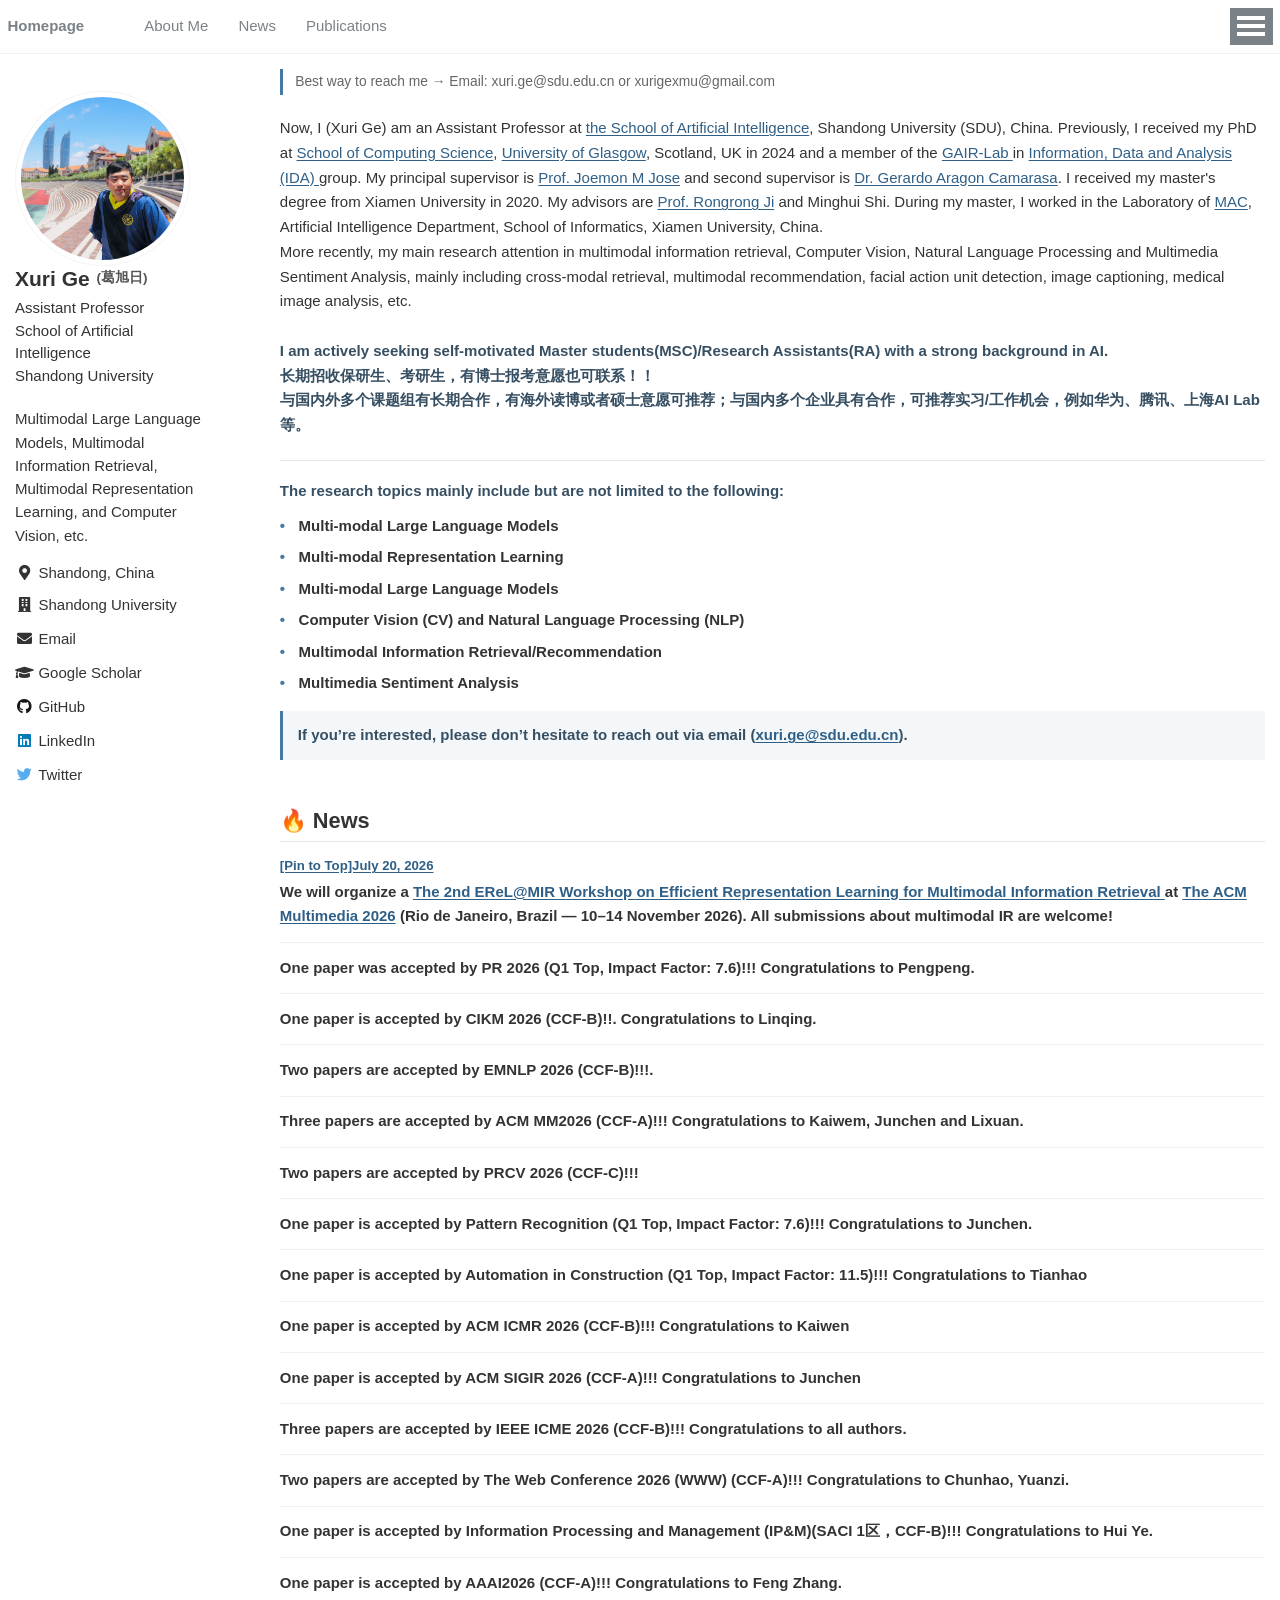
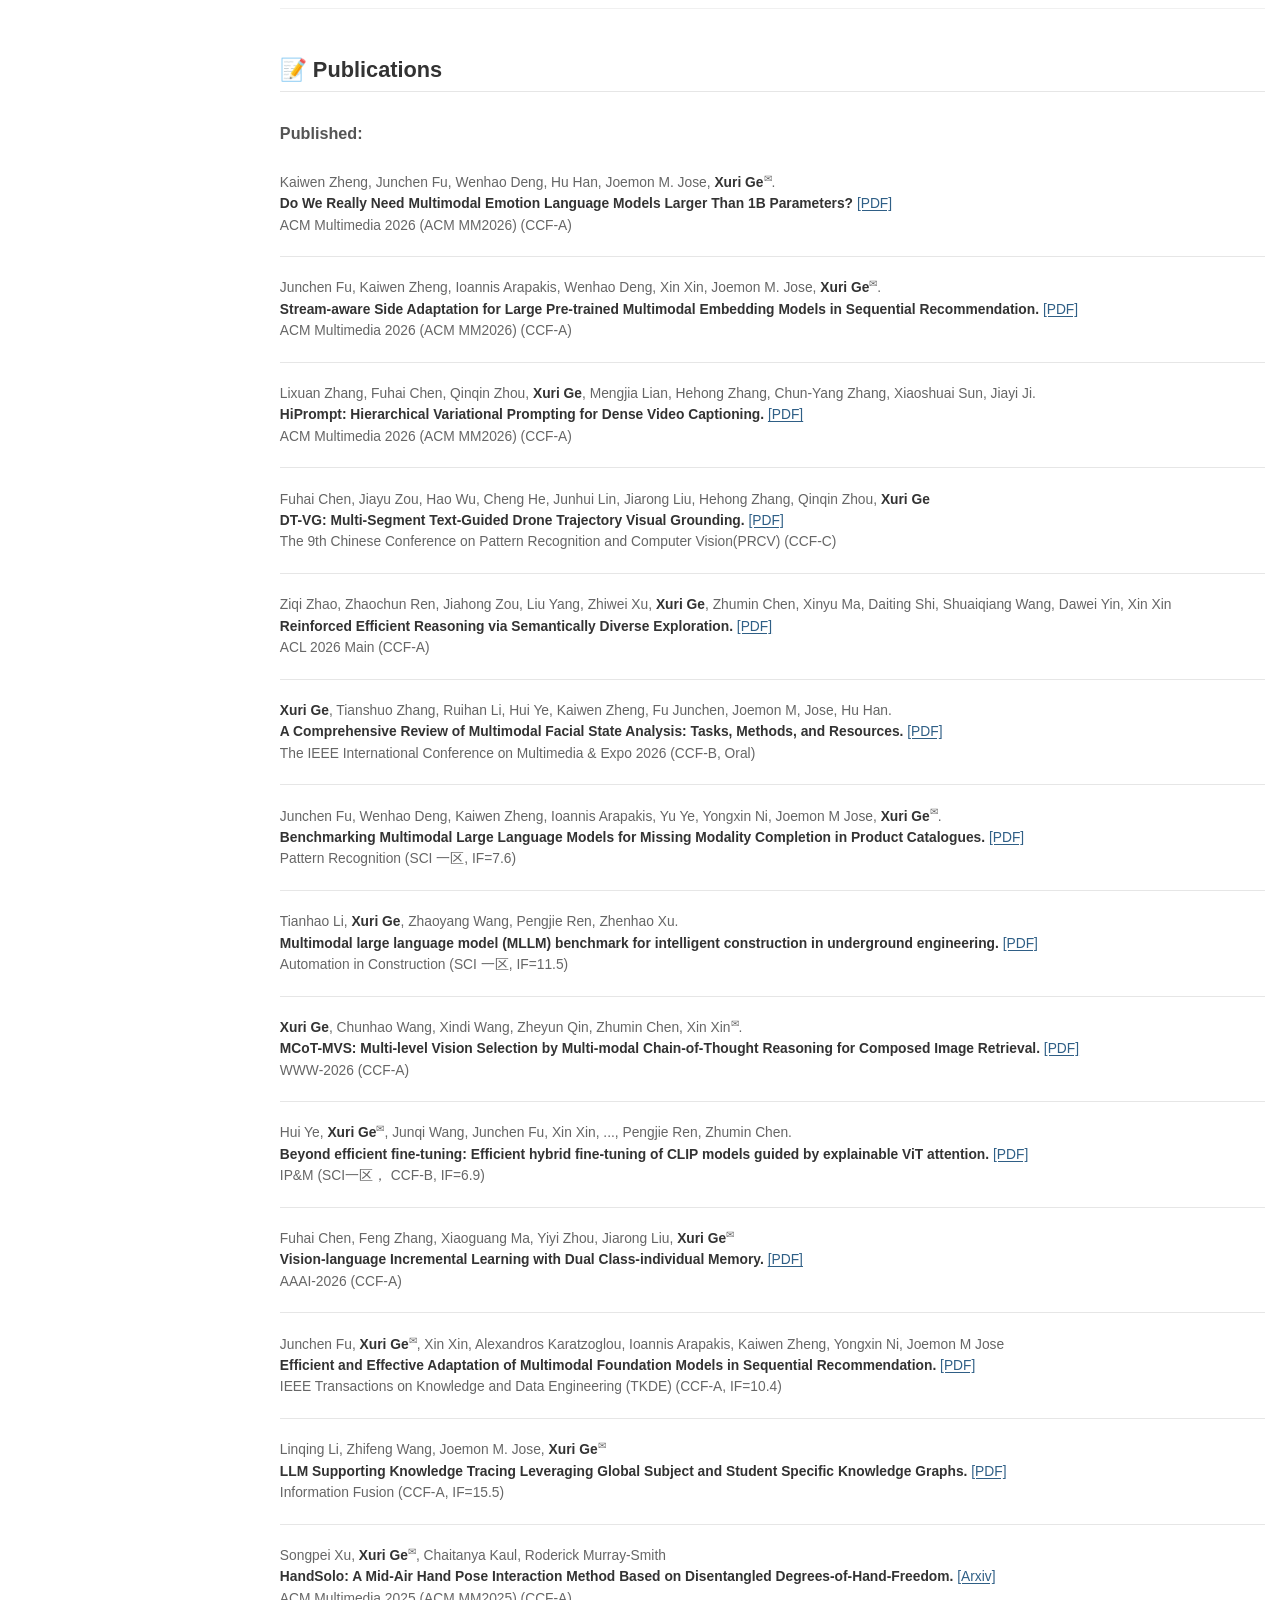
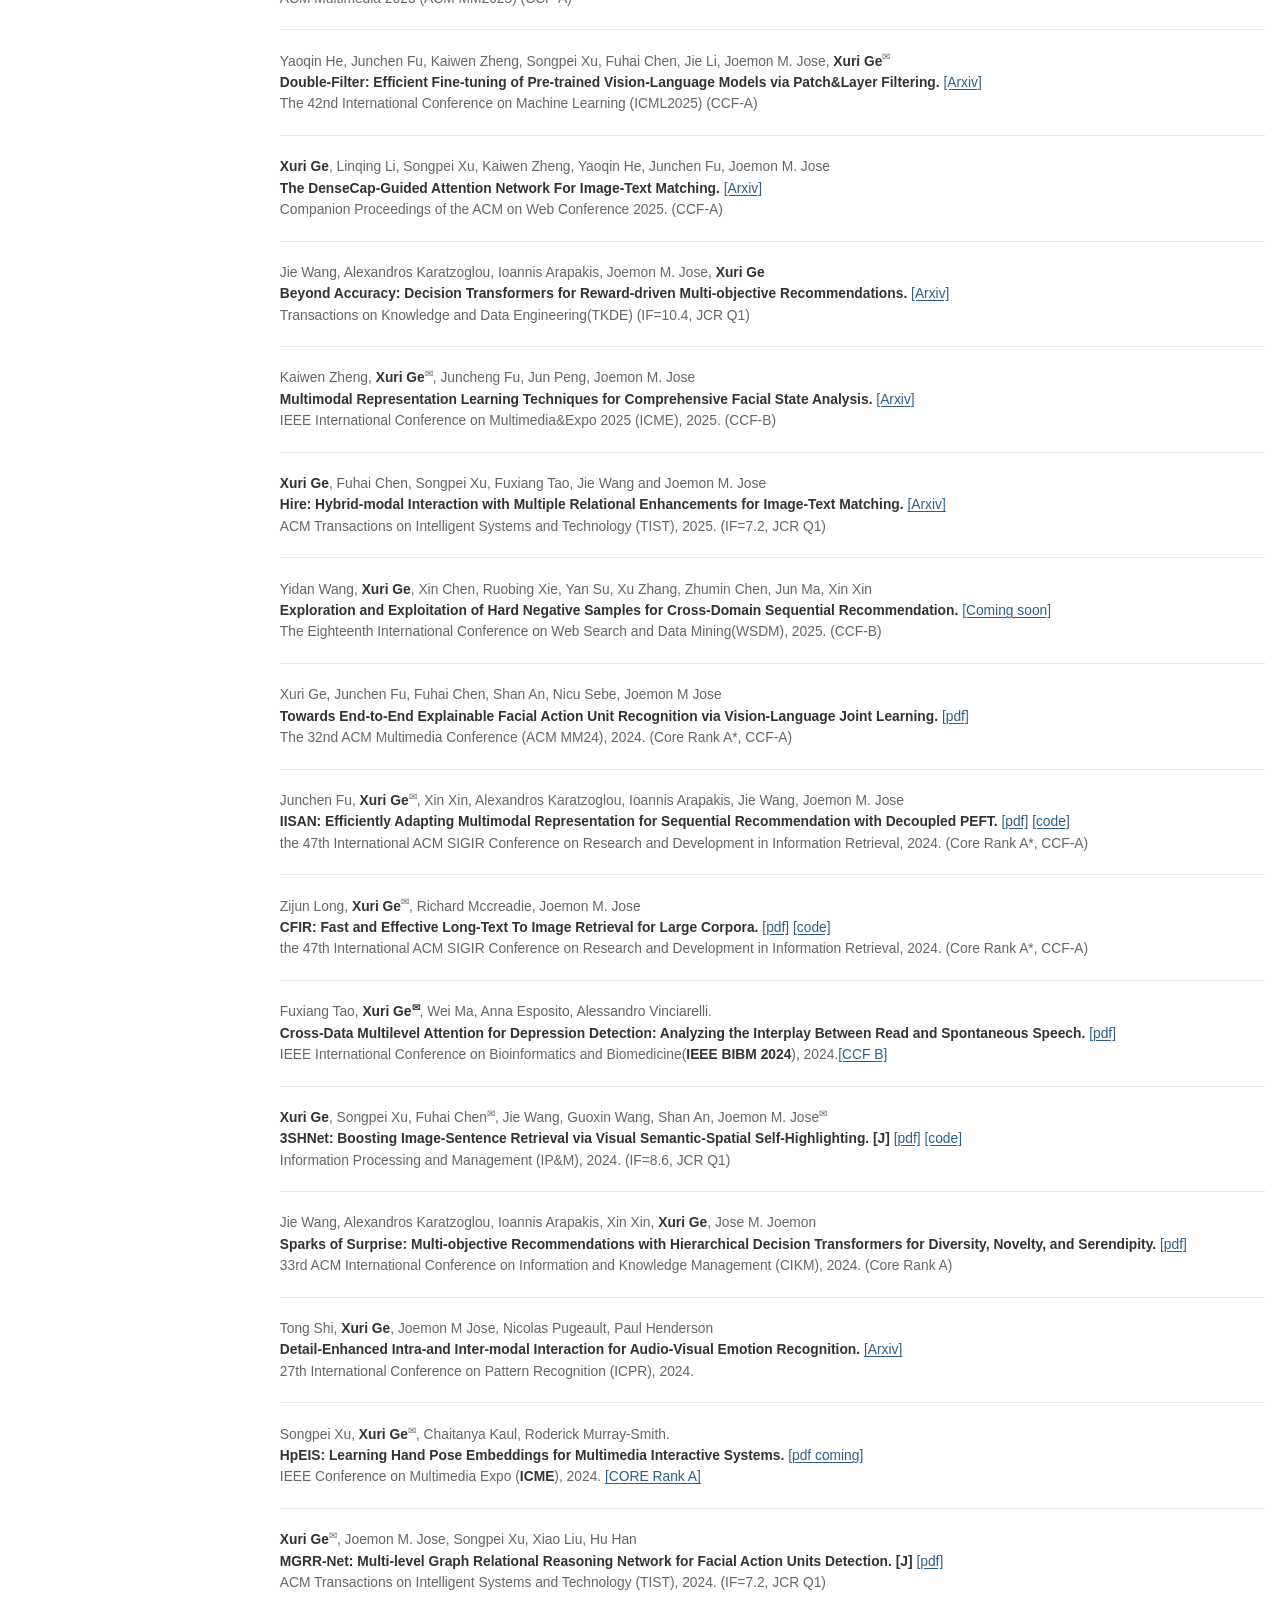
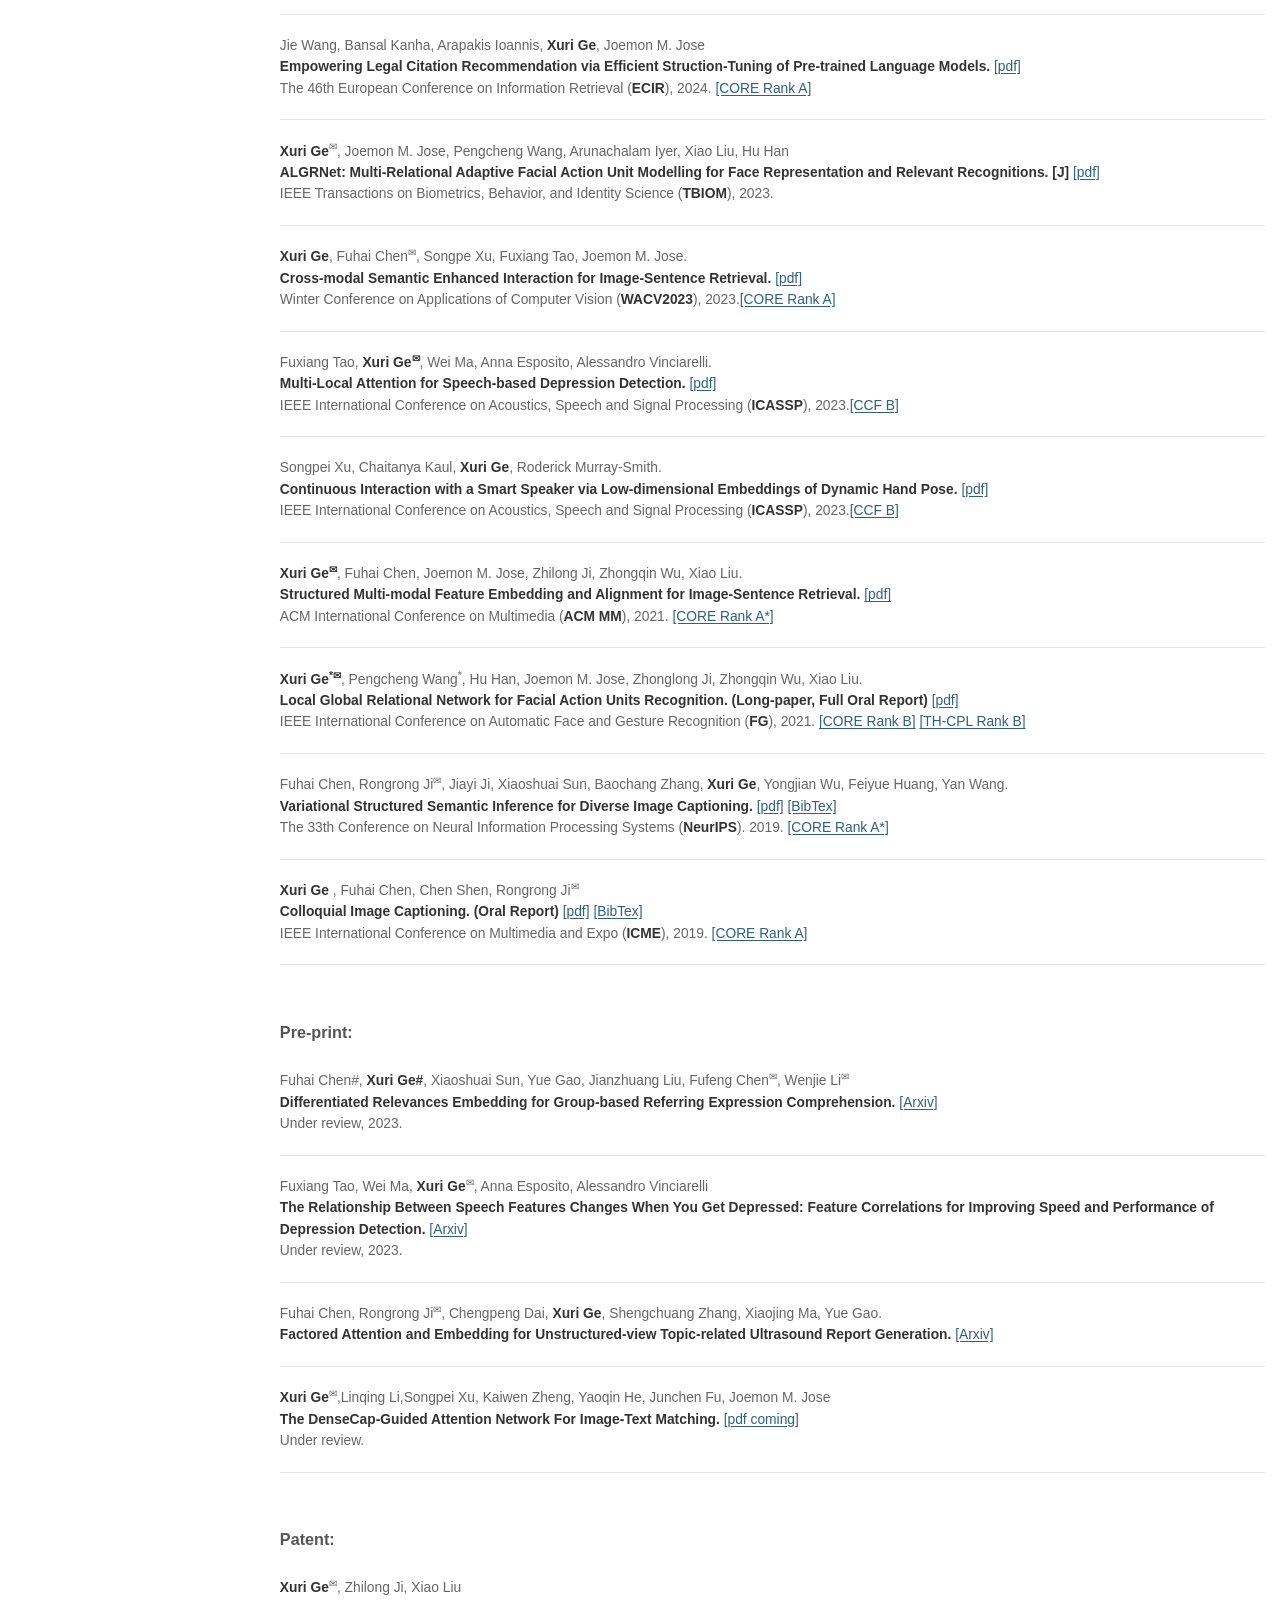
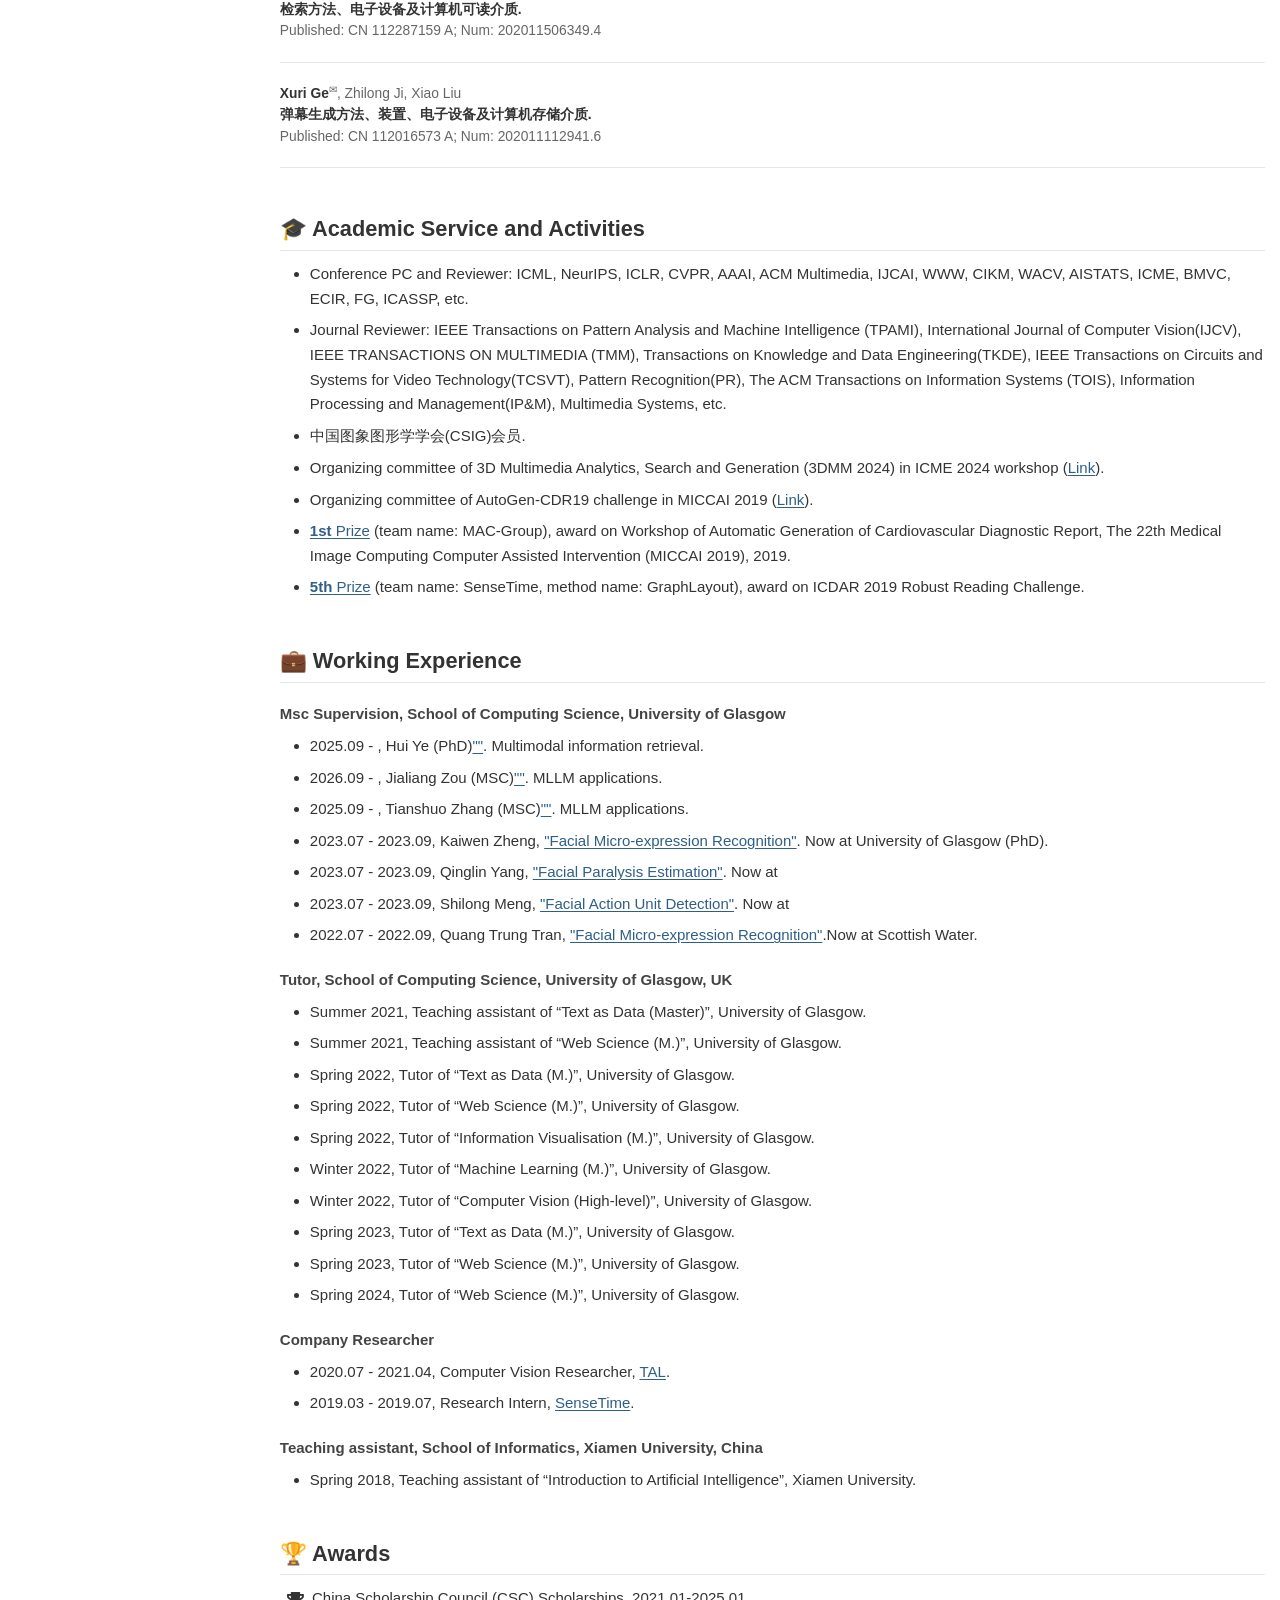
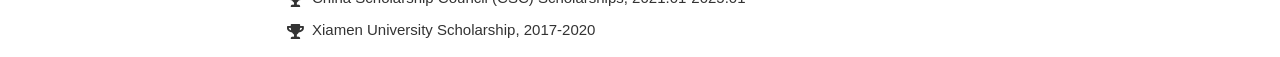
<file: index.html>
<!doctype html>
<html lang="en" class="no-js">
<head>
  <meta charset="utf-8">
  <meta name="viewport" content="width=device-width, initial-scale=1.0">
  <meta name="description" content="Academic homepage of Xuri Ge, Assistant Professor at Shandong University.">
  <meta name="author" content="Xuri Ge">
  <title>Xuri Ge | Academic Homepage</title>
  <script>document.documentElement.className = document.documentElement.className.replace(/\bno-js\b/g, "") + " js ";</script>
  <link rel="stylesheet" href="acad-assets/css/main.css">
  <link rel="stylesheet" href="acad-assets/css/academicons.min.css">
  <link rel="stylesheet" href="css/acad-overrides.css?v=4">
</head>
<body>
  <a class="skip-link" href="#about-me">Skip to main content</a>

  <div class="masthead">
    <div class="masthead__inner-wrap">
      <div class="masthead__menu">
        <nav id="site-nav" class="greedy-nav" aria-label="Primary navigation">
          <button aria-label="Open navigation"><div class="navicon"></div></button>
          <ul class="visible-links">
            <li class="masthead__menu-item masthead__menu-item--lg masthead__menu-home-item"><a href="#about-me">Homepage</a></li>
            <li class="masthead__menu-item"><a href="#about-me">About Me</a></li>
            <li class="masthead__menu-item"><a href="#news">News</a></li>
            <li class="masthead__menu-item"><a href="#publications">Publications</a></li>
            <li class="masthead__menu-item"><a href="#activities">Activities</a></li>
            <li class="masthead__menu-item"><a href="#experience">Experience</a></li>
            <li class="masthead__menu-item"><a href="#awards">Awards</a></li>
          </ul>
          <ul class="hidden-links hidden"></ul>
        </nav>
      </div>
    </div>
  </div>

  <div id="main" role="main">
    <div class="sidebar sticky">
      <div itemscope itemtype="https://schema.org/Person" class="profile_box">
        <div class="author__avatar">
          <img src="img/gxr.jpg" class="author__avatar" alt="Portrait of Xuri Ge">
        </div>
        <div class="author__content">
          <div class="author__name-row">
            <h3 class="author__name">Xuri Ge</h3>
            <span class="author__native-name">(葛旭日)</span>
            <!-- <a class="author__cv-link" href="img/Xuri_PHD_Resume_noMM.pdf" target="_blank" rel="noopener noreferrer">[CV]</a> -->
          </div>
          <p class="author__bio">Assistant Professor<br>School of Artificial Intelligence<br>Shandong University</p>
        </div>
        <div class="author__urls-wrapper">
          <ul class="author__urls social-icons">
            <li><div class="profile-description">Multimodal Large Language Models, Multimodal Information Retrieval, Multimodal Representation Learning, and Computer Vision, etc.</div></li>
            <li><i class="fas fa-fw fa-map-marker-alt" aria-hidden="true"></i> Shandong, China</li>
            <li><a href="https://www.ai.sdu.edu.cn/szdw/zljs.htm"><i class="fas fa-fw fa-building" aria-hidden="true"></i> Shandong University</a></li>
            <li><a href="mailto:xuri.ge@sdu.edu.cn"><i class="fas fa-fw fa-envelope" aria-hidden="true"></i> Email</a></li>
            <li><a href="https://scholar.google.com/citations?view_op=search_authors&amp;hl=en&amp;mauthors=xuri+ge&amp;btnG="><i class="fas fa-fw fa-graduation-cap" aria-hidden="true"></i> Google Scholar</a></li>
            <li><a href="https://github.com/GAIR-Lab"><i class="fab fa-fw fa-github" aria-hidden="true"></i> GitHub</a></li>
            <li><a href="https://www.linkedin.com/in/xurige/"><i class="fab fa-fw fa-linkedin" aria-hidden="true"></i> LinkedIn</a></li>
            <li><a href="https://twitter.com/Solis_xurige"><i class="fab fa-fw fa-twitter" aria-hidden="true"></i> Twitter</a></li>
          </ul>
        </div>
      </div>
    </div>

    <article class="page" itemscope itemtype="https://schema.org/CreativeWork">
      <div class="page__inner-wrap">
        <section class="page__content" itemprop="text">
          <span class="anchor" id="about-me"></span>
          <div id="about-content" class="migrated-content" aria-live="polite">
            <p>Loading profile...</p>
          </div>

          <section class="research-topics" aria-labelledby="research-topics-title">
            <h2 id="research-topics-title">The research topics mainly include but are not limited to the following:</h2>
            <ul>
              <li>Multi-modal Large Language Models</li>
              <li>Multi-modal Representation Learning</li>
              <li>Multi-modal Large Language Models</li>
              <li>Computer Vision (CV) and Natural Language Processing (NLP)</li>
              <li>Multimodal Information Retrieval/Recommendation</li>
              <li>Multimedia Sentiment Analysis</li>
            </ul>
            <p class="research-contact"><strong>If you&rsquo;re interested, please don&rsquo;t hesitate to reach out via email (<a href="mailto:xuri.ge@sdu.edu.cn">xuri.ge@sdu.edu.cn</a>).</strong></p>
          </section>

          <h1 id="news">&#128293; News</h1>
          <div id="news-content" class="news-list migrated-content"></div>

          <h1 id="publications">&#128221; Publications</h1>
          <div id="publications-content" class="publications-list migrated-content"></div>

          <h1 id="activities">&#127891; Academic Service and Activities</h1>
          <div id="activities-content" class="migrated-content"></div>

          <h1 id="experience">&#128188; Working Experience</h1>
          <div id="experience-content" class="migrated-content"></div>

          <h1 id="awards">&#127942; Awards</h1>
          <div id="awards-content" class="migrated-content"></div>

          <p id="content-error" class="notice--danger" hidden>Unable to load the migrated homepage content.</p>
        </section>
      </div>
    </article>
  </div>

  <script src="js/acad-hydrate.js?v=3" defer></script>
  <script src="acad-assets/js/main.min.js" defer></script>
</body>
</html>
</file>
<file: acad-assets/css/main.css>
a:focus{outline:thin dotted #f89406;outline:5px auto #f89406;outline-offset:-2px}*,*:before,*:after{-moz-box-sizing:border-box;-webkit-box-sizing:border-box;box-sizing:border-box}html{box-sizing:border-box;background-color:#fff;font-size:15px;-webkit-text-size-adjust:100%;-ms-text-size-adjust:100%}body{margin:0}::-moz-selection{color:#fff;background:#000}::selection{color:#fff;background:#000}article,aside,details,figcaption,figure,footer,header,hgroup,main,nav,section{display:block}audio,canvas,video{display:inline-block;*display:inline;*zoom:1}audio:not([controls]){display:none}a{color:#224b8d}a:hover,a:active{outline:0}sub,sup{position:relative;font-size:75%;line-height:0;vertical-align:baseline}sup{top:-0.5em}sub{bottom:-0.25em}img{max-width:100%;width:auto\9;height:auto;vertical-align:middle;border:0;-ms-interpolation-mode:bicubic}#map_canvas img,.google-maps img{max-width:none}button,input,select,textarea{margin:0;font-size:100%;vertical-align:middle}button,input{*overflow:visible;line-height:normal}button::-moz-focus-inner,input::-moz-focus-inner{padding:0;border:0}button,html input[type="button"],input[type="reset"],input[type="submit"]{-webkit-appearance:button;cursor:pointer}label,select,button,input[type="button"],input[type="reset"],input[type="submit"],input[type="radio"],input[type="checkbox"]{cursor:pointer}input[type="search"]{box-sizing:content-box;-webkit-appearance:textfield}input[type="search"]::-webkit-search-decoration,input[type="search"]::-webkit-search-cancel-button{-webkit-appearance:none}textarea{overflow:auto;vertical-align:top}html{position:relative;min-height:100%}body{margin:0;padding:0;padding-bottom:0em;color:#494e52;font-family:"Trebuchet MS",Helvetica,sans-serif;line-height:1.5}body.overflow--hidden{overflow:hidden}h1,h2,h3,h4,h5,h6{margin:1em 0 0.5em;line-height:1.2;font-family:"Trebuchet MS",Helvetica,sans-serif;font-weight:bold}h1{margin-top:1em;font-size:1.4em}h2{font-size:1.2em}h3{font-size:1em}h4{font-size:1em}h5{font-size:1em}h6{font-size:1em}small,.small{font-size:1em}p{margin-bottom:0.5em}u,ins{text-decoration:none;border-bottom:1px solid #494e52}u a,ins a{color:inherit}ul{padding-inline-start:2em;margin-block-start:0.5em}del a{color:inherit}p,pre,blockquote,ul,ol,dl,figure,table,fieldset{orphans:3;widows:3}abbr[title],abbr[data-original-title]{text-decoration:none;cursor:help;border-bottom:1px dotted #494e52}blockquote{margin:2em 1em 2em 0;padding-left:1em;padding-right:1em;font-style:italic;border-left:0.25em solid #7a8288}blockquote cite{font-style:italic}blockquote cite:before{content:"\2014";padding-right:5px}a:hover,a:active{outline:0}tt,code,kbd,samp,pre{font-family:Monaco,Consolas,"Lucida Console",monospace}pre{overflow-x:auto}p>code,a>code,li>code,figcaption>code,td>code{padding-top:0.1rem;padding-bottom:0.1rem;font-size:1em;background:#fafafa;border:1px solid #f2f3f3;border-radius:4px;box-shadow:0 1px 1px rgba(0,0,0,0.125)}p>code:before,p>code:after,a>code:before,a>code:after,li>code:before,li>code:after,figcaption>code:before,figcaption>code:after,td>code:before,td>code:after{letter-spacing:-0.2em;content:"\00a0"}hr{display:block;margin:1em 0;border:0;border-top:1px solid #f2f3f3}ul li,ol li{margin-bottom:0.5em}li ul,li ol{margin-top:0.5em}figure{display:-webkit-box;display:flex;-webkit-box-pack:justify;justify-content:space-between;-webkit-box-align:start;align-items:flex-start;flex-wrap:wrap;margin:2em 0}figure img,figure iframe,figure .fluid-width-video-wrapper{margin-bottom:1em}figure img{width:100%;border-radius:4px;-webkit-transition:all 0.2s ease-in-out;transition:all 0.2s ease-in-out}figure>a{display:block}@media (min-width: 37.5em){figure.half>a,figure.half>img{width:calc(50% - 0.5em)}}figure.half figcaption{width:100%}@media (min-width: 37.5em){figure.third>a,figure.third>img{width:calc(33.3333% - 0.5em)}}figure.third figcaption{width:100%}figcaption{margin-bottom:0.5em;color:#777a7d;font-family:Georgia,Times,serif;font-size:1em}figcaption a{color:inherit;text-decoration:none;border-bottom:1px solid #bdc1c4;-webkit-transition:all 0.2s ease-in-out;transition:all 0.2s ease-in-out}figcaption a:hover{color:#000;border-bottom-color:#000}svg:not(:root){overflow:hidden}nav ul{margin:0;padding:0}nav li{list-style:none}nav a{text-decoration:none}nav ul li,nav ol li{margin-bottom:0}nav li ul,nav li ol{margin-top:0}b,i,strong,em,blockquote,p,q,span,figure,img,h1,h2,header,input,a,tr,td,form button,input[type="submit"],.btn,#goog-wm-sb,.highlight,.archive__item-teaser{-webkit-transition:all 0.2s ease-in-out;transition:all 0.2s ease-in-out}.hidden{display:none;visibility:hidden}.load{display:none}.transparent{opacity:0}.visually-hidden,.screen-reader-text,.screen-reader-text span,.screen-reader-shortcut{position:absolute !important;clip:rect(1px, 1px, 1px, 1px);height:1px !important;width:1px !important;border:0 !important;overflow:hidden}body:hover .visually-hidden a,body:hover .visually-hidden input,body:hover .visually-hidden button{display:none !important}.screen-reader-text:focus,.screen-reader-shortcut:focus{clip:auto !important;height:auto !important;width:auto !important;display:block;font-size:1em;font-weight:bold;padding:15px 23px 14px;background:#fff;z-index:100000;text-decoration:none;box-shadow:0 0 2px 2px rgba(0,0,0,0.6)}.skip-link{position:fixed;z-index:20;margin:0;font-family:"Trebuchet MS",Helvetica,sans-serif;white-space:nowrap}.skip-link li{height:0;width:0;list-style:none}.text-left{text-align:left}.text-center{text-align:center}.text-right{text-align:right}.text-justify{text-align:justify}.text-nowrap{white-space:nowrap}.cf{clear:both}.wrapper{max-width:925px;margin-left:auto;margin-right:auto}.wrapper:after{content:" ";display:block;clear:both}.align-left{display:block;margin-left:auto;margin-right:auto}@media (min-width: 37.5em){.align-left{float:left;margin-right:1em}}.align-right{display:block;margin-left:auto;margin-right:auto}@media (min-width: 37.5em){.align-right{float:right;margin-left:1em}}.align-center{display:block;margin-left:auto;margin-right:auto}@media (min-width: 57.8125em){.full{margin-right:-19.4915254237% !important}}.icon{display:inline-block;fill:currentColor;width:1em;height:1.1em;line-height:1;position:relative;top:-0.1em;vertical-align:middle}.social-icons .fa{color:#000}.social-icons .fa-behance,.social-icons .fa-behance-square{color:#1769FF}.social-icons .fa-dribbble{color:#ea4c89}.social-icons .fa-facebook,.social-icons .fa-facebook-square{color:#3b5998}.social-icons .fa-flickr{color:#ff0084}.social-icons .fa-foursquare{color:#0072b1}.social-icons .fa-github,.social-icons .fa-github-alt,.social-icons .fa-github-square{color:#171516}.social-icons .fa-google-plus,.social-icons .fa-google-plus-square{color:#dd4b39}.social-icons .fa-instagram{color:#517fa4}.social-icons .fa-lastfm,.social-icons .fa-lastfm-square{color:#d51007}.social-icons .fa-linkedin,.social-icons .fa-linkedin-square{color:#007bb6}.social-icons .fa-pinterest,.social-icons .fa-pinterest-p,.social-icons .fa-pinterest-square{color:#cb2027}.social-icons .fa-rss,.social-icons .fa-rss-square{color:#fa9b39}.social-icons .fa-soundcloud{color:#f30}.social-icons .fa-stack-exchange,.social-icons .fa-stack-overflow{color:#fe7a15}.social-icons .fa-tumblr,.social-icons .fa-tumblr-square{color:#32506d}.social-icons .fa-twitter,.social-icons .fa-twitter-square{color:#55acee}.social-icons .fa-vimeo,.social-icons .fa-vimeo-square{color:#1ab7ea}.social-icons .fa-vine{color:#00bf8f}.social-icons .fa-youtube,.social-icons .fa-youtube-square,.social-icons .fa-youtube-play{color:#b00}.social-icons .fa-xing,.social-icons .fa-xing-square{color:#006567}.navicon{position:relative;width:28px;height:4px;background:#fff;margin:auto;-webkit-transition:0.3s;transition:0.3s}.navicon:before,.navicon:after{content:"";position:absolute;left:0;width:28px;height:4px;background:#fff;-webkit-transition:0.3s;transition:0.3s}.navicon:before{top:-8px}.navicon:after{bottom:-8px}.close .navicon{background:transparent}.close .navicon:before,.close .navicon:after{-webkit-transform-origin:50% 50%;-ms-transform-origin:50% 50%;transform-origin:50% 50%;top:0;width:28px}.close .navicon:before{-webkit-transform:rotate3d(0, 0, 1, 45deg);transform:rotate3d(0, 0, 1, 45deg)}.close .navicon:after{-webkit-transform:rotate3d(0, 0, 1, -45deg);transform:rotate3d(0, 0, 1, -45deg)}@media (min-width: 57.8125em){.sticky{clear:both;position:-webkit-sticky;position:sticky;top:6em}.sticky::after{clear:both;content:"";display:table}.sticky>*{display:block}}.well{min-height:20px;padding:19px;margin-bottom:20px;background-color:#f5f5f5;border:1px solid #e3e3e3;border-radius:4px;box-shadow:inset 0 1px 1px rgba(0,0,0,0.05)}.show-modal{overflow:hidden;position:relative}.show-modal:before{position:absolute;content:"";top:0;left:0;width:100%;height:100%;z-index:999;background-color:rgba(255,255,255,0.85)}.show-modal .modal{display:block}.modal{display:none;position:fixed;width:300px;top:50%;left:50%;margin-left:-150px;margin-top:-150px;min-height:0;z-index:9999;background:#fff;border:1px solid #f2f3f3;border-radius:4px;box-shadow:0 1px 1px rgba(0,0,0,0.125)}.modal__title{margin:0;padding:0.5em 1em}.modal__supporting-text{padding:0 1em 0.5em 1em}.modal__actions{padding:0.5em 1em;border-top:1px solid #f2f3f3}.footnote{color:#9ba1a6;text-decoration:none}.footnotes{color:#9ba1a6}.footnotes ol,.footnotes li,.footnotes p{margin-bottom:0;font-size:1em}a.reversefootnote{color:#7a8288;text-decoration:none}a.reversefootnote:hover{text-decoration:underline}.required{color:#ee5f5b;font-weight:bold}@-webkit-keyframes intro{0%{opacity:0}100%{opacity:1}}@keyframes intro{0%{opacity:0}100%{opacity:1}}table{margin-bottom:1em;width:100%;font-family:"Trebuchet MS",Helvetica,sans-serif;font-size:1em;border-collapse:collapse}table+table{margin-top:1em}thead{background-color:#f2f3f3}th{padding:0.5em;font-weight:bold;text-align:left}tr{padding-bottom:.5em;padding-top:.5em}td{padding:.5em;border-bottom:1px solid #bdc1c4}tr,td,th{vertical-align:middle}.btn,#goog-wm-sb{display:inline-block;margin-bottom:0.25em;padding:0.5em 1em;color:#fff !important;font-family:"Trebuchet MS",Helvetica,sans-serif;font-size:1em;font-weight:bold;text-align:center;text-decoration:none;background-color:#7a8288;border:0 !important;border-radius:4px;cursor:pointer}.btn:hover,#goog-wm-sb:hover{background-color:#333}.btn .icon,#goog-wm-sb .icon{margin-right:0.5em}.btn .icon+.hidden,#goog-wm-sb .icon+.hidden{margin-left:-0.5em}.btn--block{display:block;width:100%}.btn--block+.btn--block{margin-top:0.25em}.btn--inverse{color:#7a8288 !important;border:1px solid #bdc1c4 !important;background-color:#fff}.btn--inverse:hover{color:#fff !important;border-color:#7a8288}.btn--light-outline{border:1px solid #fff !important;background-color:transparent}.btn--info{background-color:#224b8d}.btn--info:hover{background-color:#1b3c71}.btn--warning{background-color:#f89406}.btn--warning:hover{background-color:#c67605}.btn--success{background-color:#62c462}.btn--success:hover{background-color:#4e9d4e}.btn--danger{background-color:#ee5f5b}.btn--danger:hover{background-color:#be4c49}.btn--disabled{pointer-events:none;cursor:not-allowed;filter:alpha(opacity=65);box-shadow:none;opacity:0.65}.btn--facebook{background-color:#3b5998}.btn--facebook:hover{background-color:#2f477a}.btn--twitter{background-color:#55acee}.btn--twitter:hover{background-color:#448abe}.btn--google-plus{background-color:#dd4b39}.btn--google-plus:hover{background-color:#b13c2e}.btn--linkedin{background-color:#007bb6}.btn--linkedin:hover{background-color:#006292}.btn--x-large{font-size:1.2em}.btn--large{font-size:1em}.btn--small{font-size:.6875em}.notice{margin:2em 0 !important;padding:1em;font-family:"Trebuchet MS",Helvetica,sans-serif;font-size:1em !important;text-indent:initial;background-color:#f8f9f9;border-radius:4px;box-shadow:0 1px 1px rgba(189,193,196,0.25)}.notice h4{margin-top:0 !important;margin-bottom:0.75em}.page__content .notice h4{margin-bottom:0;font-size:1em}.notice p:last-child{margin-bottom:0 !important}.notice h4+p{margin-top:0;padding-top:0}.notice a{color:#bdc1c4}.notice a:hover{color:#717476}.notice code{background-color:#fcfcfc}.notice ul:last-child{margin-bottom:0}.notice--primary{margin:2em 0 !important;padding:1em;font-family:"Trebuchet MS",Helvetica,sans-serif;font-size:1em !important;text-indent:initial;background-color:#f2f3f3;border-radius:4px;box-shadow:0 1px 1px rgba(122,130,136,0.25)}.notice--primary h4{margin-top:0 !important;margin-bottom:0.75em}.page__content .notice--primary h4{margin-bottom:0;font-size:1em}.notice--primary p:last-child{margin-bottom:0 !important}.notice--primary h4+p{margin-top:0;padding-top:0}.notice--primary a{color:#7a8288}.notice--primary a:hover{color:#494e52}.notice--primary code{background-color:#f8f9f9}.notice--primary ul:last-child{margin-bottom:0}.notice--info{margin:2em 0 !important;padding:1em;font-family:"Trebuchet MS",Helvetica,sans-serif;font-size:1em !important;text-indent:initial;background-color:#e9edf4;border-radius:4px;box-shadow:0 1px 1px rgba(34,75,141,0.25)}.notice--info h4{margin-top:0 !important;margin-bottom:0.75em}.page__content .notice--info h4{margin-bottom:0;font-size:1em}.notice--info p:last-child{margin-bottom:0 !important}.notice--info h4+p{margin-top:0;padding-top:0}.notice--info a{color:#224b8d}.notice--info a:hover{color:#142d55}.notice--info code{background-color:#f4f6f9}.notice--info ul:last-child{margin-bottom:0}.notice--warning{margin:2em 0 !important;padding:1em;font-family:"Trebuchet MS",Helvetica,sans-serif;font-size:1em !important;text-indent:initial;background-color:#fef4e6;border-radius:4px;box-shadow:0 1px 1px rgba(248,148,6,0.25)}.notice--warning h4{margin-top:0 !important;margin-bottom:0.75em}.page__content .notice--warning h4{margin-bottom:0;font-size:1em}.notice--warning p:last-child{margin-bottom:0 !important}.notice--warning h4+p{margin-top:0;padding-top:0}.notice--warning a{color:#f89406}.notice--warning a:hover{color:#955904}.notice--warning code{background-color:#fffaf3}.notice--warning ul:last-child{margin-bottom:0}.notice--success{margin:2em 0 !important;padding:1em;font-family:"Trebuchet MS",Helvetica,sans-serif;font-size:1em !important;text-indent:initial;background-color:#eff9ef;border-radius:4px;box-shadow:0 1px 1px rgba(98,196,98,0.25)}.notice--success h4{margin-top:0 !important;margin-bottom:0.75em}.page__content .notice--success h4{margin-bottom:0;font-size:1em}.notice--success p:last-child{margin-bottom:0 !important}.notice--success h4+p{margin-top:0;padding-top:0}.notice--success a{color:#62c462}.notice--success a:hover{color:#3b763b}.notice--success code{background-color:#f7fcf7}.notice--success ul:last-child{margin-bottom:0}.notice--danger{margin:2em 0 !important;padding:1em;font-family:"Trebuchet MS",Helvetica,sans-serif;font-size:1em !important;text-indent:initial;background-color:#fdefef;border-radius:4px;box-shadow:0 1px 1px rgba(238,95,91,0.25)}.notice--danger h4{margin-top:0 !important;margin-bottom:0.75em}.page__content .notice--danger h4{margin-bottom:0;font-size:1em}.notice--danger p:last-child{margin-bottom:0 !important}.notice--danger h4+p{margin-top:0;padding-top:0}.notice--danger a{color:#ee5f5b}.notice--danger a:hover{color:#8f3937}.notice--danger code{background-color:#fef7f7}.notice--danger ul:last-child{margin-bottom:0}.masthead{position:sticky;top:0;background-color:white;border-bottom:1px solid #f2f3f3;-webkit-animation:intro 0.3s both;animation:intro 0.3s both;-webkit-animation-delay:0.15s;animation-delay:0.15s;z-index:20}.masthead__inner-wrap{max-width:925px;margin-left:auto;margin-right:auto;clear:both;padding:.5em;font-family:"Trebuchet MS",Helvetica,sans-serif}.masthead__inner-wrap:after{content:" ";display:block;clear:both}.masthead__inner-wrap::after{clear:both;content:"";display:table}@media (min-width: 80em){.masthead__inner-wrap{max-width:1280px}}.masthead__inner-wrap nav{z-index:10}.masthead__inner-wrap a{text-decoration:none}.masthead__menu ul{margin:0;padding:0;clear:both;list-style-type:none}.masthead__menu-home-item{display:none !important}@media (min-width: 48em){.masthead__menu-home-item{display:block !important}}.masthead__menu-item{display:block;list-style-type:none;white-space:nowrap}.masthead__menu-item--lg{padding-right:2em;font-weight:700}.breadcrumbs{max-width:925px;margin-left:auto;margin-right:auto;clear:both;margin-top:0;margin-bottom:0;padding-left:2em;padding-right:2em;font-family:"Trebuchet MS",Helvetica,sans-serif;-webkit-animation:intro 0.3s both;animation:intro 0.3s both;-webkit-animation-delay:0.30s;animation-delay:0.30s}.breadcrumbs:after{content:" ";display:block;clear:both}.breadcrumbs::after{clear:both;content:"";display:table}@media (min-width: 57.8125em){.breadcrumbs{padding-left:1em;padding-right:1em}}@media (min-width: 80em){.breadcrumbs{max-width:1280px}}.breadcrumbs ol{padding:0;list-style:none;font-size:1em}@media (min-width: 57.8125em){.breadcrumbs ol{width:83.0508474576%;float:right;margin-right:0}}@media (min-width: 80em){.breadcrumbs ol{padding-left:4.2372881356%}}.breadcrumbs li{display:inline}.breadcrumbs .current{font-weight:bold}.pagination{clear:both;width:100%;float:left;margin-left:0;margin-right:0;clear:both;margin-top:1em;padding-top:1em}.pagination::after{clear:both;content:"";display:table}.pagination ul{margin:0;padding:0;list-style-type:none;font-family:"Trebuchet MS",Helvetica,sans-serif}.pagination li{display:block;float:left;margin-left:-1px}.pagination li a{margin-bottom:0.25em;padding:0.5em 1em;font-family:"Trebuchet MS",Helvetica,sans-serif;font-size:14px;font-weight:bold;line-height:1.5;text-align:center;text-decoration:none;color:#9ba1a6;border:1px solid #bdc1c4;border-radius:0}.pagination li a:hover{color:#1a386a}.pagination li a.current{color:#fff;background:#7a8288}.pagination li a.disabled{color:#dee0e1;pointer-events:none;cursor:not-allowed}.pagination li:first-child{margin-left:0}.pagination li:first-child a{border-top-left-radius:4px;border-bottom-left-radius:4px}.pagination li:last-child a{border-top-right-radius:4px;border-bottom-right-radius:4px}.pagination--pager{display:block;padding:1em 2em;float:left;width:50%;font-family:"Trebuchet MS",Helvetica,sans-serif;font-size:1em;font-weight:bold;text-align:center;text-decoration:none;color:#bdc1c4;border:1px solid #bdc1c4;border-radius:4px}.pagination--pager:hover{color:#1a386a}.pagination--pager:first-child{border-top-right-radius:0;border-bottom-right-radius:0}.pagination--pager:last-child{margin-left:-1px;border-top-left-radius:0;border-bottom-left-radius:0}.pagination--pager.disabled{color:#dee0e1;pointer-events:none;cursor:not-allowed}.page__content+.pagination,.page__meta+.pagination,.comment__date+.pagination,.page__share+.pagination,.page__comments+.pagination{margin-top:2em;padding-top:2em;border-top:1px solid #f2f3f3}.greedy-nav{position:relative;min-width:250px;background:#fff}.greedy-nav a{display:block;margin:0 1rem;padding:0.5rem 0;color:#7a8288;text-decoration:none}.greedy-nav a:hover{color:#5c6266}.greedy-nav button{position:absolute;height:100%;right:0;padding:0 0.5rem;border:0;outline:none;background-color:#7a8288;color:#fff;cursor:pointer}.greedy-nav .visible-links{display:table}.greedy-nav .visible-links li{display:table-cell;vertical-align:middle}.greedy-nav .visible-links li:first-child{font-weight:bold}.greedy-nav .visible-links li:first-child a{margin-left:0}.greedy-nav .visible-links li:last-child a{margin-right:0}.greedy-nav .visible-links a{position:relative}.greedy-nav .visible-links a:before{content:"";position:absolute;left:0;bottom:0;height:4px;background:#bdc1c4;width:100%;-webkit-transition:all 0.2s ease-in-out;transition:all 0.2s ease-in-out;-webkit-transform:scaleX(0);-ms-transform:scaleX(0);transform:scaleX(0)}.greedy-nav .visible-links a:hover:before{-webkit-transform:scaleX(1);-ms-transform:scaleX(1);transform:scaleX(1)}.greedy-nav .hidden-links{position:absolute;top:100%;right:0;margin-top:15px;padding:5px;border:1px solid #f2f3f3;border-radius:4px;background:#fff;box-shadow:0 0 10px rgba(0,0,0,0.25)}.greedy-nav .hidden-links a{margin:0;padding:10px 20px;font-size:1em}.greedy-nav .hidden-links a:hover{color:#5c6266;background:#dee0e1}.greedy-nav .hidden-links:before{content:"";position:absolute;top:-11px;right:10px;width:0;border-style:solid;border-width:0 10px 10px;border-color:#f2f3f3 transparent;display:block;z-index:0}.greedy-nav .hidden-links:after{content:"";position:absolute;top:-10px;right:10px;width:0;border-style:solid;border-width:0 10px 10px;border-color:#fff transparent;display:block;z-index:1}.greedy-nav .hidden-links li{display:block;border-bottom:1px solid #f2f3f3}.greedy-nav .hidden-links li:last-child{border-bottom:none}.nav__list{font-size:1.25rem}.nav__list ul{margin-bottom:1em}.nav__list a{display:block;padding:0.125em 0;color:inherit}.nav__list a:hover{text-decoration:underline}.nav__list .active{margin-left:-0.5em;padding-left:0.5em;padding-right:0.5em;color:#fff;font-weight:bold;background:#7a8288;border-radius:4px}.nav__list .active:hover{color:#fff}.nav__title{margin:0;padding:0.5rem 1rem;font-family:"Trebuchet MS",Helvetica,sans-serif;font-size:1em;font-weight:bold}.nav__sub-title{display:block;margin:0.5rem 0;padding:0.5rem 0;font-family:"Trebuchet MS",Helvetica,sans-serif;font-size:1em;font-weight:bold;text-transform:uppercase;border-bottom:1px solid #f2f3f3}.toc{font-family:"Trebuchet MS",Helvetica,sans-serif;color:#7a8288;text-transform:uppercase;letter-spacing:1px;background-color:#fff;border:1px solid #f2f3f3;border-radius:4px;box-shadow:0 1px 1px rgba(0,0,0,0.125)}.toc .nav__title{color:#fff;font-size:1em;background:#7a8288;border-top-left-radius:4px;border-top-right-radius:4px}.toc__menu{margin:0;padding:0;width:100%;list-style:none;font-size:0.8rem}.toc__menu a{display:block;padding:0.5rem 1rem;color:#7a8288;font-size:.6875em;font-weight:bold;line-height:1.5;border-bottom:1px solid #f2f3f3}.toc__menu a:hover{color:#000;background:#f2f3f3}.toc__menu>li:last-child a{border-bottom:none}.toc__menu li ul>li a{padding-left:2rem;font-weight:normal}.toc__menu li>ul li{display:none}@media (min-width: 48em){.toc__menu li>ul li{display:block}}.page__footer{clear:both;float:left;margin-left:0;margin-right:0;width:100%;clear:both;position:absolute;bottom:0em;height:auto;margin-top:3em;color:#9ba1a6;-webkit-animation:intro 0.3s both;animation:intro 0.3s both;-webkit-animation-delay:0.45s;animation-delay:0.45s;background-color:#f2f3f3;border-top:1px solid #bdc1c4}.page__footer::after{clear:both;content:"";display:table}.page__footer footer{clear:both;margin-left:auto;margin-right:auto;margin-top:2em;max-width:100%;padding:0 1em 2em}.page__footer footer::after{clear:both;content:"";display:table}@media (min-width: 80em){.page__footer footer{max-width:1280px}}.page__footer a{color:inherit;text-decoration:none}.page__footer a:hover{text-decoration:underline}.page__footer .fas,.page__footer .fab,.page__footer .far,.page__footer .fal{color:#9ba1a6}.page__footer-copyright{font-family:"Trebuchet MS",Helvetica,sans-serif;font-size:.6875em}.page__footer-follow ul{margin:0;padding:0;list-style-type:none}.page__footer-follow li{display:inline-block;padding-top:5px;padding-bottom:5px;font-family:"Trebuchet MS",Helvetica,sans-serif;font-size:1em;text-transform:uppercase}.page__footer-follow li+li:before{content:"";padding-right:5px}.page__footer-follow a{padding-right:10px;font-weight:bold}.page__footer-follow .social-icons a{white-space:nowrap}div.highlighter-rouge,figure.highlight{position:relative;margin-bottom:1em;padding:1em;border:1px solid #f2f3f3;border-radius:4px;background-color:#fafafa;box-shadow:0 1px 1px rgba(0,0,0,0.125)}div.highlighter-rouge:before,figure.highlight:before{position:absolute;top:0;right:0;padding:0.5em;background-color:#f2f3f3;content:"\f121";font-family:"fontawesome" !important;font-size:1em;line-height:1;text-transform:none;speak:none}div.highlighter-rouge .highlight,figure.highlight .highlight{margin:0;font-family:Monaco,Consolas,"Lucida Console",monospace;font-size:.6875em;line-height:1.8}.highlight table td{padding:5px}.highlight table pre{margin:0}.highlight .c{color:#93a1a1}.highlight .err{color:#586e75}.highlight .g{color:#586e75}.highlight .k{color:#859900}.highlight .l{color:#586e75}.highlight .n{color:#586e75}.highlight .o{color:#859900}.highlight .x{color:#cb4b16}.highlight .p{color:#586e75}.highlight .cm{color:#93a1a1}.highlight .cp{color:#859900}.highlight .c1{color:#93a1a1}.highlight .cs{color:#859900}.highlight .gd{color:#2aa198}.highlight .ge{color:#586e75;font-style:italic}.highlight .gr{color:#dc322f}.highlight .gh{color:#cb4b16}.highlight .gi{color:#859900}.highlight .go{color:#586e75}.highlight .gp{color:#586e75}.highlight .gs{color:#586e75;font-weight:bold}.highlight .gu{color:#cb4b16}.highlight .gt{color:#586e75}.highlight .kc{color:#cb4b16}.highlight .kd{color:#22b3eb}.highlight .kn{color:#859900}.highlight .kp{color:#859900}.highlight .kr{color:#22b3eb}.highlight .kt{color:#dc322f}.highlight .ld{color:#586e75}.highlight .m{color:#2aa198}.highlight .s{color:#2aa198}.highlight .na{color:#586e75}.highlight .nb{color:#B58900}.highlight .nc{color:#22b3eb}.highlight .no{color:#cb4b16}.highlight .nd{color:#22b3eb}.highlight .ni{color:#cb4b16}.highlight .ne{color:#cb4b16}.highlight .nf{color:#22b3eb}.highlight .nl{color:#586e75}.highlight .nn{color:#586e75}.highlight .nx{color:#586e75}.highlight .py{color:#586e75}.highlight .nt{color:#22b3eb}.highlight .nv{color:#22b3eb}.highlight .ow{color:#859900}.highlight .w{color:#586e75}.highlight .mf{color:#2aa198}.highlight .mh{color:#2aa198}.highlight .mi{color:#2aa198}.highlight .mo{color:#2aa198}.highlight .sb{color:#93a1a1}.highlight .sc{color:#2aa198}.highlight .sd{color:#586e75}.highlight .s2{color:#2aa198}.highlight .se{color:#cb4b16}.highlight .sh{color:#586e75}.highlight .si{color:#2aa198}.highlight .sx{color:#2aa198}.highlight .sr{color:#dc322f}.highlight .s1{color:#2aa198}.highlight .ss{color:#2aa198}.highlight .bp{color:#22b3eb}.highlight .vc{color:#22b3eb}.highlight .vg{color:#22b3eb}.highlight .vi{color:#22b3eb}.highlight .il{color:#2aa198}form{margin:0 0 5px 0}form fieldset{margin-bottom:5px;padding:0;border-width:0}form legend{display:block;width:100%;margin-bottom:10px;*margin-left:-7px;padding:0;color:#494e52;border:0;border-bottom:1px solid #ccc;white-space:normal}form p{margin-bottom:5px / 2}form ul{list-style-type:none;margin:0 0 5px 0;padding:0}form br{display:none}label,input,button,select,textarea{vertical-align:baseline;*vertical-align:middle}input,button,select,textarea{box-sizing:border-box;font-family:"Trebuchet MS",Helvetica,sans-serif}label{display:block;margin-bottom:0.25em;color:#494e52;cursor:pointer}label small{font-size:1em}label input,label textarea,label select{display:block}input,textarea,select{display:inline-block;width:100%;padding:0.25em;margin-bottom:0.5em;color:#494e52;background-color:#fff;border:1px solid #ccc;border-radius:4px;box-shadow:0 1px 1px rgba(0,0,0,0.125)}input:hover,textarea:hover,select:hover{border-color:#bdc1c4}.input-mini{width:60px}.input-small{width:90px}input[type="image"],input[type="checkbox"],input[type="radio"]{width:auto;height:auto;padding:0;margin:3px 0;*margin-top:0;line-height:normal;cursor:pointer;border-radius:0;border:0 \9}input[type="checkbox"],input[type="radio"]{box-sizing:border-box;padding:0;*width:13px;*height:13px}input[type="image"]{border:0;box-shadow:none}input[type="file"]{width:auto;padding:initial;line-height:initial;border:initial;background-color:transparent;background-color:initial;box-shadow:none}input[type="button"],input[type="reset"],input[type="submit"]{width:auto;height:auto;cursor:pointer;*overflow:visible}select,input[type="file"]{*margin-top:4px}select{width:auto;background-color:#fff}select[multiple],select[size]{height:auto}textarea{resize:vertical;height:auto;overflow:auto;vertical-align:top}input[type="hidden"]{display:none}.form{position:relative}.radio,.checkbox{padding-left:18px;font-weight:normal}.radio input[type="radio"],.checkbox input[type="checkbox"]{float:left;margin-left:-18px}.radio.inline,.checkbox.inline{display:inline-block;padding-top:5px;margin-bottom:0;vertical-align:middle}.radio.inline+.radio.inline,.checkbox.inline+.checkbox.inline{margin-left:10px}input[disabled],select[disabled],textarea[disabled],input[readonly],select[readonly],textarea[readonly]{opacity:0.5;cursor:not-allowed}input:focus,textarea:focus{border-color:#7a8288;outline:0;outline:thin dotted \9}input[type="file"]:focus,input[type="radio"]:focus,input[type="checkbox"]:focus,select:focus{box-shadow:none}.help-block,.help-inline{color:#224b8d}.help-block{display:block;margin-bottom:1em;line-height:1em}.help-inline{display:inline-block;vertical-align:middle;padding-left:5px}.form-inline input,.form-inline textarea,.form-inline select{display:inline-block;margin-bottom:0}.form-inline label{display:inline-block}.form-inline .radio,.form-inline .checkbox,.form-inline .radio{padding-left:0;margin-bottom:0;vertical-align:middle}.form-inline .radio input[type="radio"],.form-inline .checkbox input[type="checkbox"]{float:left;margin-left:0;margin-right:3px}.form-search input,.form-search textarea,.form-search select{display:inline-block;margin-bottom:0}.form-search .search-query{padding-left:14px;padding-right:14px;margin-bottom:0;border-radius:14px}.form-search label{display:inline-block}.form-search .radio,.form-search .checkbox,.form-inline .radio{padding-left:0;margin-bottom:0;vertical-align:middle}.form-search .radio input[type="radio"],.form-search .checkbox input[type="checkbox"]{float:left;margin-left:0;margin-right:3px}.form--loading:before{content:''}.form--loading .form__spinner{display:block}.form:before{position:absolute;top:0;left:0;width:100%;height:100%;background-color:rgba(255,255,255,0.7);z-index:10}.form__spinner{display:none;position:absolute;top:50%;left:50%;z-index:11}#goog-fixurl ul{list-style:none;margin-left:0;padding-left:0}#goog-fixurl ul li{list-style-type:none}#goog-wm-qt{width:auto;margin-right:10px;margin-bottom:20px;padding:8px 20px;display:inline-block;font-size:1em;background-color:#fff;color:#000;border-width:2px !important;border-style:solid !important;border-color:gray;border-radius:4px}#main{max-width:925px;margin-left:auto;margin-right:auto;clear:both;margin-top:1em;padding-left:1em;padding-right:1em;animation:intro 0.3s both;animation-delay:0.35s}#main:after{content:" ";display:block;clear:both}#main::after{clear:both;content:"";display:table}@media (min-width: 80em){#main{max-width:1280px}}@media (min-width: 57.8125em){.page{width:83.0508474576%;float:right;margin-right:0;padding-left:4.2372881356%;padding-right:0%}}.page .page__inner-wrap{clear:both;width:100%;float:left;margin-left:0;margin-right:0}.page .page__inner-wrap .page__content,.page .page__inner-wrap .page__meta,.page .page__inner-wrap .comment__date,.page .page__inner-wrap .page__share{clear:both;width:100%;float:left;margin-left:0;margin-right:0}.page__title{margin-top:0;line-height:1}.page__title+.page__meta,.page__title+.comment__date{margin-top:-0.5em}.page__lead{font-family:"Trebuchet MS",Helvetica,sans-serif;font-size:1.2em}.page__content #about-me{margin-top:-10em}.page__content #about-me:before{content:'';display:block;position:relative;width:0;height:10em;margin-top:-10em}.page__content h1{margin-top:1em;padding-bottom:0.5em;border-bottom:1px solid #f2f3f3}.page__content p,.page__content li,.page__content dl{font-size:1em}.page__content p{margin:0 0 .5em}.page__content a{text-decoration:underline}.page__content a:hover{text-decoration:underline}.page__content a:hover img{box-shadow:0 0 10px rgba(0,0,0,0.25)}.page__content dt{margin-top:1em;font-family:"Trebuchet MS",Helvetica,sans-serif;font-weight:bold}.page__content dd{margin-left:1em;font-family:"Trebuchet MS",Helvetica,sans-serif;font-size:1em}.page__content .small{font-size:1em}.page__content blockquote+.small{margin-top:-1.5em;padding-left:1.25rem}.page__hero{position:relative;margin-bottom:2em;clear:both;animation:intro 0.3s both;animation-delay:0.25s}.page__hero::after{clear:both;content:"";display:table}.page__hero--overlay{position:relative;margin-bottom:2em;padding:3em 0;clear:both;background-size:cover;background-repeat:no-repeat;background-position:center;animation:intro 0.3s both;animation-delay:0.25s}.page__hero--overlay::after{clear:both;content:"";display:table}.page__hero--overlay a{color:#fff}.page__hero--overlay .wrapper{padding-left:1em;padding-right:1em}@media (min-width: 80em){.page__hero--overlay .wrapper{max-width:1280px}}.page__hero--overlay .page__title,.page__hero--overlay .page__meta,.page__hero--overlay .comment__date,.page__hero--overlay .page__lead,.page__hero--overlay .btn,.page__hero--overlay #goog-wm-sb{color:#fff;text-shadow:1px 1px 4px rgba(0,0,0,0.5)}.page__hero--overlay .page__lead{max-width:768px}.page__hero--overlay .page__title{font-size:1.953em}@media (min-width: 37.5em){.page__hero--overlay .page__title{font-size:2.441em}}.page__hero-image{width:100%;height:auto;-ms-interpolation-mode:bicubic}.page__hero-caption{position:absolute;bottom:0;right:0;margin:0 auto;padding:2px 5px;color:#fff;font-family:Georgia,Times,serif;font-size:.6875em;background:#000;text-align:right;z-index:5;opacity:0.5;border-radius:4px 0 4px 0}@media (min-width: 57.8125em){.page__hero-caption{padding:5px 10px}}.page__hero-caption a{color:#fff;text-decoration:none}.page__share{margin-top:2em;padding-top:1em;border-top:1px solid #f2f3f3}@media (max-width: 37.5em){.page__share .btn span,.page__share #goog-wm-sb span{border:0;clip:rect(0 0 0 0);height:1px;margin:-1px;overflow:hidden;padding:0;position:absolute;width:1px}}.page__share-title{margin-bottom:10px;font-size:1em;text-transform:uppercase}.page__meta,.comment__date{margin-top:2em;color:#9ba1a6;font-family:"Trebuchet MS",Helvetica,sans-serif;font-size:1em}.page__meta p,.comment__date p{margin:0}.page__meta a,.comment__date a{color:inherit}.page__meta-title{margin-bottom:10px;font-size:1em;text-transform:uppercase}.page__taxonomy .sep{display:none}.page__taxonomy strong{margin-right:10px}.page__taxonomy-item{display:inline-block;margin-right:5px;margin-bottom:8px;padding:5px 10px;text-decoration:none;border:1px solid #bdc1c4;border-radius:4px}.page__taxonomy-item:hover{text-decoration:none;color:#1a386a}.page__comments{clear:both;width:100%;float:left;margin-left:0;margin-right:0}.page__comments-title{margin-top:2rem;margin-bottom:10px;padding-top:2rem;font-size:1em;border-top:1px solid #f2f3f3;text-transform:uppercase}.page__comments-form{padding:1em;background:#f2f3f3;transition:all 0.2s ease-in-out}.page__comments-form.disabled input,.page__comments-form.disabled button,.page__comments-form.disabled textarea,.page__comments-form.disabled label{pointer-events:none;cursor:not-allowed;filter:alpha(opacity=65);box-shadow:none;opacity:0.65}.comment{clear:both;margin:1em 0}.comment::after{clear:both;content:"";display:table}.comment:not(:last-child){border-bottom:1px solid #f2f3f3}.comment__avatar-wrapper{float:left;width:60px;height:60px}@media (min-width: 57.8125em){.comment__avatar-wrapper{width:100px;height:100px}}.comment__avatar{width:40px;height:40px;border-radius:50%}@media (min-width: 57.8125em){.comment__avatar{width:80px;height:80px;padding:5px;border:1px solid #f2f3f3}}.comment__content-wrapper{float:right;width:calc(100% - 60px)}@media (min-width: 57.8125em){.comment__content-wrapper{width:calc(100% - 100px)}}.comment__author{margin:0}.comment__author a{text-decoration:none}.comment__date{margin:0}.comment__date a{text-decoration:none}.page__related{margin-top:2em;padding-top:1em;border-top:1px solid #f2f3f3;clear:both;float:left}.page__related::after{clear:both;content:"";display:table}@media (min-width: 57.8125em){.page__related{margin-left:21.186440678%}}.page__related a{color:inherit;text-decoration:none}.page__related-title{margin-bottom:10px;font-size:1em;text-transform:uppercase}.archive{margin-bottom:2em}@media (min-width: 48em){.archive{width:100%;float:left;margin-left:0;margin-right:0}}@media (min-width: 57.8125em){.archive{width:83.0508474576%;float:right;margin-right:0;padding-left:4.2372881356%}}.archive a{text-decoration:underline}.archive a:hover{text-decoration:underline}.archive a:hover img{box-shadow:0 0 10px rgba(0,0,0,0.25)}.archive__subtitle{margin:1.414em 0 0;padding-bottom:0.5em;font-size:1em;color:#9ba1a6;border-bottom:1px solid #f2f3f3}.archive__subtitle+.list__item .archive__item-title{margin-top:0.5em}.archive__item-title{margin-bottom:0.25em;font-family:"Trebuchet MS",Helvetica,sans-serif}.archive__item-title a+a{opacity:0.5}.page__content .archive__item-title{margin-top:1em;border-bottom:none}.archive__item-excerpt{margin-top:0;font-size:1em}.archive__item-excerpt+p{text-indent:0}.archive__item-teaser{border-radius:4px;overflow:hidden}.archive__item-teaser img{width:100%}.archive__item:hover .archive__item-teaser{box-shadow:0 0 10px rgba(0,0,0,0.25)}.archive__item:hover .archive__item-title{text-decoration:underline}@media (min-width: 48em){.list__item{padding-right:0px}}@media (min-width: 57.8125em){.list__item{padding-right:0px}}@media (min-width: 80em){.list__item{padding-right:0px}}.list__item .page__meta,.list__item .comment__date{margin:0 0 4px}.grid__item{margin-bottom:2em}.grid__item .page__meta,.grid__item .comment__date{margin:0 0 4px}.grid__item .archive__item-title{margin-top:0.5em;font-size:1em}.grid__item .archive__item-excerpt{display:none}@media (min-width: 37.5em){.grid__item{width:48.9795918367%;float:left}.grid__item:nth-child(2n+1){margin-left:0;margin-right:-100%;clear:both;margin-left:0}.grid__item:nth-child(2n+2){margin-left:51.0204081633%;margin-right:-100%;clear:none}.grid__item .archive__item-teaser{max-height:200px}}@media (min-width: 48em){.grid__item{margin-left:0;margin-right:0;width:23.4693877551%;float:left}.grid__item:nth-child(4n+1){margin-left:0;margin-right:-100%;clear:both;margin-left:0}.grid__item:nth-child(4n+2){margin-left:25.5102040816%;margin-right:-100%;clear:none}.grid__item:nth-child(4n+3){margin-left:51.0204081633%;margin-right:-100%;clear:none}.grid__item:nth-child(4n+4){margin-left:76.5306122449%;margin-right:-100%;clear:none}.grid__item .archive__item-teaser{max-height:120px}.grid__item .archive__item-excerpt{display:block;font-size:1em}}.feature__wrapper{clear:both;margin-bottom:2em;border-bottom:1px solid #f2f3f3}.feature__wrapper::after{clear:both;content:"";display:table}.feature__item{margin-bottom:2em;font-size:1.25rem}@media (min-width: 37.5em){.feature__item{margin-bottom:0;width:32.2033898305%;float:left}.feature__item:nth-child(3n+1){margin-left:0;margin-right:-100%;clear:both;margin-left:0}.feature__item:nth-child(3n+2){margin-left:33.8983050847%;margin-right:-100%;clear:none}.feature__item:nth-child(3n+3){margin-left:67.7966101695%;margin-right:-100%;clear:none}.feature__item .feature__item-teaser{max-height:200px;overflow:hidden}}.feature__item--left{clear:both;width:100%;float:left;margin-left:0;margin-right:0;font-size:1.25rem}.feature__item--left .archive__item-teaser{margin-bottom:2em}@media (min-width: 37.5em){.feature__item--left .archive__item-teaser{width:40.6779661017%;float:left;margin-right:1.6949152542%}.feature__item--left .archive__item-body{width:57.6271186441%;float:right;margin-right:0;padding-left:4.2372881356%;padding-right:8.4745762712%}}.feature__item--right{clear:both;width:100%;float:left;margin-left:0;margin-right:0;font-size:1.25rem}.feature__item--right .archive__item-teaser{margin-bottom:2em}@media (min-width: 37.5em){.feature__item--right{text-align:right}.feature__item--right .archive__item-teaser{width:40.6779661017%;float:right;margin-left:1.6949152542%}.feature__item--right .archive__item-body{width:57.6271186441%;float:left;margin-left:0;padding-left:4.2372881356%;padding-right:8.4745762712%}}.feature__item--center{clear:both;width:100%;float:left;margin-left:0;margin-right:0;font-size:1.25rem}.feature__item--center .archive__item-teaser{margin-bottom:2em}@media (min-width: 37.5em){.feature__item--center{text-align:center}.feature__item--center .archive__item-teaser{margin:0 auto;width:40.6779661017%}.feature__item--center .archive__item-body{margin:0 auto;width:57.6271186441%}}.sidebar{-webkit-transform:translate3d(0, 0, 0);transform:translate3d(0, 0, 0);clear:both;margin-bottom:1em}.sidebar::after{clear:both;content:"";display:table}@media (min-width: 57.8125em){.sidebar{width:15.2542372881%;float:left;margin-right:1.6949152542%;opacity:1;-webkit-transition:opacity 0.2s ease-in-out;transition:opacity 0.2s ease-in-out}.sidebar:hover{opacity:1}}@media (min-width: 80em){.sidebar{padding-right:0}}.sidebar h2,.sidebar h3,.sidebar h4,.sidebar h5,.sidebar h6{margin-bottom:0;font-family:"Trebuchet MS",Helvetica,sans-serif}.sidebar h3,.sidebar h4{font-size:1em}.sidebar p,.sidebar li{font-family:"Trebuchet MS",Helvetica,sans-serif;font-size:1em;line-height:1.5}.sidebar img{width:100%}.sidebar__right{margin-bottom:1em}@media (min-width: 57.8125em){.sidebar__right{position:relative;float:right;width:0px;margin-left:2.5423728814%;z-index:10}}@media (min-width: 80em){.sidebar__right{width:0px}}.profile_box{display:flex;justify-content:flex-start;align-content:flex-start;align-items:center}@media (min-width: 57.8125em){.profile_box{display:block}}.author__avatar{display:table-cell;vertical-align:top;width:75px}@media (min-width: 57.8125em){.author__avatar{display:block;width:auto;height:auto}}.author__avatar img{max-width:175px;min-width:75px;border-radius:50%}@media (min-width: 57.8125em){.author__avatar img{padding:5px;border:1px solid #f2f3f3}}.author__content{display:table-cell;vertical-align:top;padding-left:10px;min-width:120px;line-height:1}@media (min-width: 57.8125em){.author__content{display:block;width:100%;padding-left:0;padding-right:0}}.author__name{margin:0}@media (min-width: 57.8125em){.author__name{margin-top:10px;margin-bottom:10px}}.sidebar .author__name{font-family:"Trebuchet MS",Helvetica,sans-serif;font-size:1.2em}@media (min-width: 48em){.sidebar .author__name{font-size:1.4em}}.author__bio{margin:0}@media (min-width: 57.8125em){.author__bio{margin-top:10px;margin-bottom:20px}}.author__urls-wrapper{position:relative;display:table-cell;vertical-align:middle;font-family:"Trebuchet MS",Helvetica,sans-serif;z-index:10;position:relative;margin-left:auto;cursor:pointer}.author__urls-wrapper li:last-child a{margin-bottom:0}@media (min-width: 57.8125em){.author__urls-wrapper{display:block}}.author__urls-wrapper button{margin-bottom:0;width:120px;padding:0.5em}@media (min-width: 57.8125em){.author__urls-wrapper button{display:none}}.author__urls{display:none;position:absolute;right:0;margin-top:15px;padding:10px;list-style-type:none;border:1px solid #f2f3f3;border-radius:4px;background:#fff;z-index:-1;box-shadow:0 0 10px rgba(0,0,0,0.25);cursor:default}@media (min-width: 57.8125em){.author__urls{display:block;position:relative;margin:0;padding:0;border:0;background:transparent;box-shadow:none}}.author__urls:before{display:block;content:"";position:absolute;top:-11px;left:calc(50% - 10px);width:0;border-style:solid;border-width:0 10px 10px;border-color:#f2f3f3 transparent;z-index:0}@media (min-width: 57.8125em){.author__urls:before{display:none}}.author__urls:after{display:block;content:"";position:absolute;top:-10px;left:calc(50% - 10px);width:0;border-style:solid;border-width:0 10px 10px;border-color:#fff transparent;z-index:1}@media (min-width: 57.8125em){.author__urls:after{display:none}}.author__urls li{white-space:nowrap}.author__urls a{display:block;margin-bottom:5px;padding-right:5px;padding-top:2px;padding-bottom:2px;color:inherit;font-size:1em;text-decoration:none}.author__urls a:hover{text-decoration:underline}.author__urls_sm{padding:.25em;font-size:1.75em;display:block}.author__urls_sm a{color:inherit;text-decoration:none}.author__urls_sm a:hover{text-decoration:underline}@media (min-width: 57.8125em){.author__urls_sm{display:none}}/*!
 * Font Awesome Free 5.5.0 by @fontawesome - https://fontawesome.com
 * License - https://fontawesome.com/license/free (Icons: CC BY 4.0, Fonts: SIL OFL 1.1, Code: MIT License)
 */.fa,.fas,.far,.fal,.fab{-moz-osx-font-smoothing:grayscale;-webkit-font-smoothing:antialiased;display:inline-block;font-style:normal;font-variant:normal;text-rendering:auto;line-height:1}.fa-lg{font-size:1.3333333333em;line-height:.75em;vertical-align:-.0667em}.fa-xs{font-size:.75em}.fa-sm{font-size:.875em}.fa-1x{font-size:1em}.fa-2x{font-size:2em}.fa-3x{font-size:3em}.fa-4x{font-size:4em}.fa-5x{font-size:5em}.fa-6x{font-size:6em}.fa-7x{font-size:7em}.fa-8x{font-size:8em}.fa-9x{font-size:9em}.fa-10x{font-size:10em}.fa-fw{text-align:center;width:1.25em}.fa-ul{list-style-type:none;margin-left:2.5em;padding-left:0}.fa-ul>li{position:relative}.fa-li{left:-2em;position:absolute;text-align:center;width:2em;line-height:inherit}.fa-border{border:solid 0.08em #eee;border-radius:.1em;padding:.2em .25em .15em}.fa-pull-left{float:left}.fa-pull-right{float:right}.fa.fa-pull-left,.fas.fa-pull-left,.far.fa-pull-left,.fal.fa-pull-left,.fab.fa-pull-left{margin-right:.3em}.fa.fa-pull-right,.fas.fa-pull-right,.far.fa-pull-right,.fal.fa-pull-right,.fab.fa-pull-right{margin-left:.3em}.fa-spin{animation:fa-spin 2s infinite linear}.fa-pulse{animation:fa-spin 1s infinite steps(8)}@keyframes fa-spin{0%{transform:rotate(0deg)}100%{transform:rotate(360deg)}}.fa-rotate-90{-ms-filter:"progid:DXImageTransform.Microsoft.BasicImage(rotation=1)";transform:rotate(90deg)}.fa-rotate-180{-ms-filter:"progid:DXImageTransform.Microsoft.BasicImage(rotation=2)";transform:rotate(180deg)}.fa-rotate-270{-ms-filter:"progid:DXImageTransform.Microsoft.BasicImage(rotation=3)";transform:rotate(270deg)}.fa-flip-horizontal{-ms-filter:"progid:DXImageTransform.Microsoft.BasicImage(rotation=0, mirror=1)";transform:scale(-1, 1)}.fa-flip-vertical{-ms-filter:"progid:DXImageTransform.Microsoft.BasicImage(rotation=2, mirror=1)";transform:scale(1, -1)}.fa-flip-horizontal.fa-flip-vertical{-ms-filter:"progid:DXImageTransform.Microsoft.BasicImage(rotation=2, mirror=1)";transform:scale(-1, -1)}:root .fa-rotate-90,:root .fa-rotate-180,:root .fa-rotate-270,:root .fa-flip-horizontal,:root .fa-flip-vertical{filter:none}.fa-stack{display:inline-block;height:2em;line-height:2em;position:relative;vertical-align:middle;width:2.5em}.fa-stack-1x,.fa-stack-2x{left:0;position:absolute;text-align:center;width:100%}.fa-stack-1x{line-height:inherit}.fa-stack-2x{font-size:2em}.fa-inverse{color:#fff}.fa-500px:before{content:""}.fa-accessible-icon:before{content:""}.fa-accusoft:before{content:""}.fa-acquisitions-incorporated:before{content:""}.fa-ad:before{content:""}.fa-address-book:before{content:""}.fa-address-card:before{content:""}.fa-adjust:before{content:""}.fa-adn:before{content:""}.fa-adversal:before{content:""}.fa-affiliatetheme:before{content:""}.fa-air-freshener:before{content:""}.fa-algolia:before{content:""}.fa-align-center:before{content:""}.fa-align-justify:before{content:""}.fa-align-left:before{content:""}.fa-align-right:before{content:""}.fa-alipay:before{content:""}.fa-allergies:before{content:""}.fa-amazon:before{content:""}.fa-amazon-pay:before{content:""}.fa-ambulance:before{content:""}.fa-american-sign-language-interpreting:before{content:""}.fa-amilia:before{content:""}.fa-anchor:before{content:""}.fa-android:before{content:""}.fa-angellist:before{content:""}.fa-angle-double-down:before{content:""}.fa-angle-double-left:before{content:""}.fa-angle-double-right:before{content:""}.fa-angle-double-up:before{content:""}.fa-angle-down:before{content:""}.fa-angle-left:before{content:""}.fa-angle-right:before{content:""}.fa-angle-up:before{content:""}.fa-angry:before{content:""}.fa-angrycreative:before{content:""}.fa-angular:before{content:""}.fa-ankh:before{content:""}.fa-app-store:before{content:""}.fa-app-store-ios:before{content:""}.fa-apper:before{content:""}.fa-apple:before{content:""}.fa-apple-alt:before{content:""}.fa-apple-pay:before{content:""}.fa-archive:before{content:""}.fa-archway:before{content:""}.fa-arrow-alt-circle-down:before{content:""}.fa-arrow-alt-circle-left:before{content:""}.fa-arrow-alt-circle-right:before{content:""}.fa-arrow-alt-circle-up:before{content:""}.fa-arrow-circle-down:before{content:""}.fa-arrow-circle-left:before{content:""}.fa-arrow-circle-right:before{content:""}.fa-arrow-circle-up:before{content:""}.fa-arrow-down:before{content:""}.fa-arrow-left:before{content:""}.fa-arrow-right:before{content:""}.fa-arrow-up:before{content:""}.fa-arrows-alt:before{content:""}.fa-arrows-alt-h:before{content:""}.fa-arrows-alt-v:before{content:""}.fa-assistive-listening-systems:before{content:""}.fa-asterisk:before{content:""}.fa-asymmetrik:before{content:""}.fa-at:before{content:""}.fa-atlas:before{content:""}.fa-atom:before{content:""}.fa-audible:before{content:""}.fa-audio-description:before{content:""}.fa-autoprefixer:before{content:""}.fa-avianex:before{content:""}.fa-aviato:before{content:""}.fa-award:before{content:""}.fa-aws:before{content:""}.fa-backspace:before{content:""}.fa-backward:before{content:""}.fa-balance-scale:before{content:""}.fa-ban:before{content:""}.fa-band-aid:before{content:""}.fa-bandcamp:before{content:""}.fa-barcode:before{content:""}.fa-bars:before{content:""}.fa-baseball-ball:before{content:""}.fa-basketball-ball:before{content:""}.fa-bath:before{content:""}.fa-battery-empty:before{content:""}.fa-battery-full:before{content:""}.fa-battery-half:before{content:""}.fa-battery-quarter:before{content:""}.fa-battery-three-quarters:before{content:""}.fa-bed:before{content:""}.fa-beer:before{content:""}.fa-behance:before{content:""}.fa-behance-square:before{content:""}.fa-bell:before{content:""}.fa-bell-slash:before{content:""}.fa-bezier-curve:before{content:""}.fa-bible:before{content:""}.fa-bicycle:before{content:""}.fa-bimobject:before{content:""}.fa-binoculars:before{content:""}.fa-birthday-cake:before{content:""}.fa-bitbucket:before{content:""}.fa-bitcoin:before{content:""}.fa-bity:before{content:""}.fa-black-tie:before{content:""}.fa-blackberry:before{content:""}.fa-blender:before{content:""}.fa-blender-phone:before{content:""}.fa-blind:before{content:""}.fa-blogger:before{content:""}.fa-blogger-b:before{content:""}.fa-bluetooth:before{content:""}.fa-bluetooth-b:before{content:""}.fa-bold:before{content:""}.fa-bolt:before{content:""}.fa-bomb:before{content:""}.fa-bone:before{content:""}.fa-bong:before{content:""}.fa-book:before{content:""}.fa-book-dead:before{content:""}.fa-book-open:before{content:""}.fa-book-reader:before{content:""}.fa-bookmark:before{content:""}.fa-bowling-ball:before{content:""}.fa-box:before{content:""}.fa-box-open:before{content:""}.fa-boxes:before{content:""}.fa-braille:before{content:""}.fa-brain:before{content:""}.fa-briefcase:before{content:""}.fa-briefcase-medical:before{content:""}.fa-broadcast-tower:before{content:""}.fa-broom:before{content:""}.fa-brush:before{content:""}.fa-btc:before{content:""}.fa-bug:before{content:""}.fa-building:before{content:""}.fa-bullhorn:before{content:""}.fa-bullseye:before{content:""}.fa-burn:before{content:""}.fa-buromobelexperte:before{content:""}.fa-bus:before{content:""}.fa-bus-alt:before{content:""}.fa-business-time:before{content:""}.fa-buysellads:before{content:""}.fa-calculator:before{content:""}.fa-calendar:before{content:""}.fa-calendar-alt:before{content:""}.fa-calendar-check:before{content:""}.fa-calendar-minus:before{content:""}.fa-calendar-plus:before{content:""}.fa-calendar-times:before{content:""}.fa-camera:before{content:""}.fa-camera-retro:before{content:""}.fa-campground:before{content:""}.fa-cannabis:before{content:""}.fa-capsules:before{content:""}.fa-car:before{content:""}.fa-car-alt:before{content:""}.fa-car-battery:before{content:""}.fa-car-crash:before{content:""}.fa-car-side:before{content:""}.fa-caret-down:before{content:""}.fa-caret-left:before{content:""}.fa-caret-right:before{content:""}.fa-caret-square-down:before{content:""}.fa-caret-square-left:before{content:""}.fa-caret-square-right:before{content:""}.fa-caret-square-up:before{content:""}.fa-caret-up:before{content:""}.fa-cart-arrow-down:before{content:""}.fa-cart-plus:before{content:""}.fa-cat:before{content:""}.fa-cc-amazon-pay:before{content:""}.fa-cc-amex:before{content:""}.fa-cc-apple-pay:before{content:""}.fa-cc-diners-club:before{content:""}.fa-cc-discover:before{content:""}.fa-cc-jcb:before{content:""}.fa-cc-mastercard:before{content:""}.fa-cc-paypal:before{content:""}.fa-cc-stripe:before{content:""}.fa-cc-visa:before{content:""}.fa-centercode:before{content:""}.fa-certificate:before{content:""}.fa-chair:before{content:""}.fa-chalkboard:before{content:""}.fa-chalkboard-teacher:before{content:""}.fa-charging-station:before{content:""}.fa-chart-area:before{content:""}.fa-chart-bar:before{content:""}.fa-chart-line:before{content:""}.fa-chart-pie:before{content:""}.fa-check:before{content:""}.fa-check-circle:before{content:""}.fa-check-double:before{content:""}.fa-check-square:before{content:""}.fa-chess:before{content:""}.fa-chess-bishop:before{content:""}.fa-chess-board:before{content:""}.fa-chess-king:before{content:""}.fa-chess-knight:before{content:""}.fa-chess-pawn:before{content:""}.fa-chess-queen:before{content:""}.fa-chess-rook:before{content:""}.fa-chevron-circle-down:before{content:""}.fa-chevron-circle-left:before{content:""}.fa-chevron-circle-right:before{content:""}.fa-chevron-circle-up:before{content:""}.fa-chevron-down:before{content:""}.fa-chevron-left:before{content:""}.fa-chevron-right:before{content:""}.fa-chevron-up:before{content:""}.fa-child:before{content:""}.fa-chrome:before{content:""}.fa-church:before{content:""}.fa-circle:before{content:""}.fa-circle-notch:before{content:""}.fa-city:before{content:""}.fa-clipboard:before{content:""}.fa-clipboard-check:before{content:""}.fa-clipboard-list:before{content:""}.fa-clock:before{content:""}.fa-clone:before{content:""}.fa-closed-captioning:before{content:""}.fa-cloud:before{content:""}.fa-cloud-download-alt:before{content:""}.fa-cloud-meatball:before{content:""}.fa-cloud-moon:before{content:""}.fa-cloud-moon-rain:before{content:""}.fa-cloud-rain:before{content:""}.fa-cloud-showers-heavy:before{content:""}.fa-cloud-sun:before{content:""}.fa-cloud-sun-rain:before{content:""}.fa-cloud-upload-alt:before{content:""}.fa-cloudscale:before{content:""}.fa-cloudsmith:before{content:""}.fa-cloudversify:before{content:""}.fa-cocktail:before{content:""}.fa-code:before{content:""}.fa-code-branch:before{content:""}.fa-codepen:before{content:""}.fa-codiepie:before{content:""}.fa-coffee:before{content:""}.fa-cog:before{content:""}.fa-cogs:before{content:""}.fa-coins:before{content:""}.fa-columns:before{content:""}.fa-comment:before{content:""}.fa-comment-alt:before{content:""}.fa-comment-dollar:before{content:""}.fa-comment-dots:before{content:""}.fa-comment-slash:before{content:""}.fa-comments:before{content:""}.fa-comments-dollar:before{content:""}.fa-compact-disc:before{content:""}.fa-compass:before{content:""}.fa-compress:before{content:""}.fa-concierge-bell:before{content:""}.fa-connectdevelop:before{content:""}.fa-contao:before{content:""}.fa-cookie:before{content:""}.fa-cookie-bite:before{content:""}.fa-copy:before{content:""}.fa-copyright:before{content:""}.fa-couch:before{content:""}.fa-cpanel:before{content:""}.fa-creative-commons:before{content:""}.fa-creative-commons-by:before{content:""}.fa-creative-commons-nc:before{content:""}.fa-creative-commons-nc-eu:before{content:""}.fa-creative-commons-nc-jp:before{content:""}.fa-creative-commons-nd:before{content:""}.fa-creative-commons-pd:before{content:""}.fa-creative-commons-pd-alt:before{content:""}.fa-creative-commons-remix:before{content:""}.fa-creative-commons-sa:before{content:""}.fa-creative-commons-sampling:before{content:""}.fa-creative-commons-sampling-plus:before{content:""}.fa-creative-commons-share:before{content:""}.fa-creative-commons-zero:before{content:""}.fa-credit-card:before{content:""}.fa-critical-role:before{content:""}.fa-crop:before{content:""}.fa-crop-alt:before{content:""}.fa-cross:before{content:""}.fa-crosshairs:before{content:""}.fa-crow:before{content:""}.fa-crown:before{content:""}.fa-css3:before{content:""}.fa-css3-alt:before{content:""}.fa-cube:before{content:""}.fa-cubes:before{content:""}.fa-cut:before{content:""}.fa-cuttlefish:before{content:""}.fa-d-and-d:before{content:""}.fa-d-and-d-beyond:before{content:""}.fa-dashcube:before{content:""}.fa-database:before{content:""}.fa-deaf:before{content:""}.fa-delicious:before{content:""}.fa-democrat:before{content:""}.fa-deploydog:before{content:""}.fa-deskpro:before{content:""}.fa-desktop:before{content:""}.fa-dev:before{content:""}.fa-deviantart:before{content:""}.fa-dharmachakra:before{content:""}.fa-diagnoses:before{content:""}.fa-dice:before{content:""}.fa-dice-d20:before{content:""}.fa-dice-d6:before{content:""}.fa-dice-five:before{content:""}.fa-dice-four:before{content:""}.fa-dice-one:before{content:""}.fa-dice-six:before{content:""}.fa-dice-three:before{content:""}.fa-dice-two:before{content:""}.fa-digg:before{content:""}.fa-digital-ocean:before{content:""}.fa-digital-tachograph:before{content:""}.fa-directions:before{content:""}.fa-discord:before{content:""}.fa-discourse:before{content:""}.fa-divide:before{content:""}.fa-dizzy:before{content:""}.fa-dna:before{content:""}.fa-dochub:before{content:""}.fa-docker:before{content:""}.fa-dog:before{content:""}.fa-dollar-sign:before{content:""}.fa-dolly:before{content:""}.fa-dolly-flatbed:before{content:""}.fa-donate:before{content:""}.fa-door-closed:before{content:""}.fa-door-open:before{content:""}.fa-dot-circle:before{content:""}.fa-dove:before{content:""}.fa-download:before{content:""}.fa-draft2digital:before{content:""}.fa-drafting-compass:before{content:""}.fa-dragon:before{content:""}.fa-draw-polygon:before{content:""}.fa-dribbble:before{content:""}.fa-dribbble-square:before{content:""}.fa-dropbox:before{content:""}.fa-drum:before{content:""}.fa-drum-steelpan:before{content:""}.fa-drumstick-bite:before{content:""}.fa-drupal:before{content:""}.fa-dumbbell:before{content:""}.fa-dungeon:before{content:""}.fa-dyalog:before{content:""}.fa-earlybirds:before{content:""}.fa-ebay:before{content:""}.fa-edge:before{content:""}.fa-edit:before{content:""}.fa-eject:before{content:""}.fa-elementor:before{content:""}.fa-ellipsis-h:before{content:""}.fa-ellipsis-v:before{content:""}.fa-ello:before{content:""}.fa-ember:before{content:""}.fa-empire:before{content:""}.fa-envelope:before{content:""}.fa-envelope-open:before{content:""}.fa-envelope-open-text:before{content:""}.fa-envelope-square:before{content:""}.fa-envira:before{content:""}.fa-equals:before{content:""}.fa-eraser:before{content:""}.fa-erlang:before{content:""}.fa-ethereum:before{content:""}.fa-etsy:before{content:""}.fa-euro-sign:before{content:""}.fa-exchange-alt:before{content:""}.fa-exclamation:before{content:""}.fa-exclamation-circle:before{content:""}.fa-exclamation-triangle:before{content:""}.fa-expand:before{content:""}.fa-expand-arrows-alt:before{content:""}.fa-expeditedssl:before{content:""}.fa-external-link-alt:before{content:""}.fa-external-link-square-alt:before{content:""}.fa-eye:before{content:""}.fa-eye-dropper:before{content:""}.fa-eye-slash:before{content:""}.fa-facebook:before{content:""}.fa-facebook-f:before{content:""}.fa-facebook-messenger:before{content:""}.fa-facebook-square:before{content:""}.fa-fantasy-flight-games:before{content:""}.fa-fast-backward:before{content:""}.fa-fast-forward:before{content:""}.fa-fax:before{content:""}.fa-feather:before{content:""}.fa-feather-alt:before{content:""}.fa-female:before{content:""}.fa-fighter-jet:before{content:""}.fa-file:before{content:""}.fa-file-alt:before{content:""}.fa-file-archive:before{content:""}.fa-file-audio:before{content:""}.fa-file-code:before{content:""}.fa-file-contract:before{content:""}.fa-file-csv:before{content:""}.fa-file-download:before{content:""}.fa-file-excel:before{content:""}.fa-file-export:before{content:""}.fa-file-image:before{content:""}.fa-file-import:before{content:""}.fa-file-invoice:before{content:""}.fa-file-invoice-dollar:before{content:""}.fa-file-medical:before{content:""}.fa-file-medical-alt:before{content:""}.fa-file-pdf:before{content:""}.fa-file-powerpoint:before{content:""}.fa-file-prescription:before{content:""}.fa-file-signature:before{content:""}.fa-file-upload:before{content:""}.fa-file-video:before{content:""}.fa-file-word:before{content:""}.fa-fill:before{content:""}.fa-fill-drip:before{content:""}.fa-film:before{content:""}.fa-filter:before{content:""}.fa-fingerprint:before{content:""}.fa-fire:before{content:""}.fa-fire-extinguisher:before{content:""}.fa-firefox:before{content:""}.fa-first-aid:before{content:""}.fa-first-order:before{content:""}.fa-first-order-alt:before{content:""}.fa-firstdraft:before{content:""}.fa-fish:before{content:""}.fa-fist-raised:before{content:""}.fa-flag:before{content:""}.fa-flag-checkered:before{content:""}.fa-flag-usa:before{content:""}.fa-flask:before{content:""}.fa-flickr:before{content:""}.fa-flipboard:before{content:""}.fa-flushed:before{content:""}.fa-fly:before{content:""}.fa-folder:before{content:""}.fa-folder-minus:before{content:""}.fa-folder-open:before{content:""}.fa-folder-plus:before{content:""}.fa-font:before{content:""}.fa-font-awesome:before{content:""}.fa-font-awesome-alt:before{content:""}.fa-font-awesome-flag:before{content:""}.fa-font-awesome-logo-full:before{content:""}.fa-fonticons:before{content:""}.fa-fonticons-fi:before{content:""}.fa-football-ball:before{content:""}.fa-fort-awesome:before{content:""}.fa-fort-awesome-alt:before{content:""}.fa-forumbee:before{content:""}.fa-forward:before{content:""}.fa-foursquare:before{content:""}.fa-free-code-camp:before{content:""}.fa-freebsd:before{content:""}.fa-frog:before{content:""}.fa-frown:before{content:""}.fa-frown-open:before{content:""}.fa-fulcrum:before{content:""}.fa-funnel-dollar:before{content:""}.fa-futbol:before{content:""}.fa-galactic-republic:before{content:""}.fa-galactic-senate:before{content:""}.fa-gamepad:before{content:""}.fa-gas-pump:before{content:""}.fa-gavel:before{content:""}.fa-gem:before{content:""}.fa-genderless:before{content:""}.fa-get-pocket:before{content:""}.fa-gg:before{content:""}.fa-gg-circle:before{content:""}.fa-ghost:before{content:""}.fa-gift:before{content:""}.fa-git:before{content:""}.fa-git-square:before{content:""}.fa-github:before{content:""}.fa-github-alt:before{content:""}.fa-github-square:before{content:""}.fa-gitkraken:before{content:""}.fa-gitlab:before{content:""}.fa-gitter:before{content:""}.fa-glass-martini:before{content:""}.fa-glass-martini-alt:before{content:""}.fa-glasses:before{content:""}.fa-glide:before{content:""}.fa-glide-g:before{content:""}.fa-globe:before{content:""}.fa-globe-africa:before{content:""}.fa-globe-americas:before{content:""}.fa-globe-asia:before{content:""}.fa-gofore:before{content:""}.fa-golf-ball:before{content:""}.fa-goodreads:before{content:""}.fa-goodreads-g:before{content:""}.fa-google:before{content:""}.fa-google-drive:before{content:""}.fa-google-play:before{content:""}.fa-google-plus:before{content:""}.fa-google-plus-g:before{content:""}.fa-google-plus-square:before{content:""}.fa-google-wallet:before{content:""}.fa-gopuram:before{content:""}.fa-graduation-cap:before{content:""}.fa-gratipay:before{content:""}.fa-grav:before{content:""}.fa-greater-than:before{content:""}.fa-greater-than-equal:before{content:""}.fa-grimace:before{content:""}.fa-grin:before{content:""}.fa-grin-alt:before{content:""}.fa-grin-beam:before{content:""}.fa-grin-beam-sweat:before{content:""}.fa-grin-hearts:before{content:""}.fa-grin-squint:before{content:""}.fa-grin-squint-tears:before{content:""}.fa-grin-stars:before{content:""}.fa-grin-tears:before{content:""}.fa-grin-tongue:before{content:""}.fa-grin-tongue-squint:before{content:""}.fa-grin-tongue-wink:before{content:""}.fa-grin-wink:before{content:""}.fa-grip-horizontal:before{content:""}.fa-grip-vertical:before{content:""}.fa-gripfire:before{content:""}.fa-grunt:before{content:""}.fa-gulp:before{content:""}.fa-h-square:before{content:""}.fa-hacker-news:before{content:""}.fa-hacker-news-square:before{content:""}.fa-hackerrank:before{content:""}.fa-hammer:before{content:""}.fa-hamsa:before{content:""}.fa-hand-holding:before{content:""}.fa-hand-holding-heart:before{content:""}.fa-hand-holding-usd:before{content:""}.fa-hand-lizard:before{content:""}.fa-hand-paper:before{content:""}.fa-hand-peace:before{content:""}.fa-hand-point-down:before{content:""}.fa-hand-point-left:before{content:""}.fa-hand-point-right:before{content:""}.fa-hand-point-up:before{content:""}.fa-hand-pointer:before{content:""}.fa-hand-rock:before{content:""}.fa-hand-scissors:before{content:""}.fa-hand-spock:before{content:""}.fa-hands:before{content:""}.fa-hands-helping:before{content:""}.fa-handshake:before{content:""}.fa-hanukiah:before{content:""}.fa-hashtag:before{content:""}.fa-hat-wizard:before{content:""}.fa-haykal:before{content:""}.fa-hdd:before{content:""}.fa-heading:before{content:""}.fa-headphones:before{content:""}.fa-headphones-alt:before{content:""}.fa-headset:before{content:""}.fa-heart:before{content:""}.fa-heartbeat:before{content:""}.fa-helicopter:before{content:""}.fa-highlighter:before{content:""}.fa-hiking:before{content:""}.fa-hippo:before{content:""}.fa-hips:before{content:""}.fa-hire-a-helper:before{content:""}.fa-history:before{content:""}.fa-hockey-puck:before{content:""}.fa-home:before{content:""}.fa-hooli:before{content:""}.fa-hornbill:before{content:""}.fa-horse:before{content:""}.fa-hospital:before{content:""}.fa-hospital-alt:before{content:""}.fa-hospital-symbol:before{content:""}.fa-hot-tub:before{content:""}.fa-hotel:before{content:""}.fa-hotjar:before{content:""}.fa-hourglass:before{content:""}.fa-hourglass-end:before{content:""}.fa-hourglass-half:before{content:""}.fa-hourglass-start:before{content:""}.fa-house-damage:before{content:""}.fa-houzz:before{content:""}.fa-hryvnia:before{content:""}.fa-html5:before{content:""}.fa-hubspot:before{content:""}.fa-i-cursor:before{content:""}.fa-id-badge:before{content:""}.fa-id-card:before{content:""}.fa-id-card-alt:before{content:""}.fa-image:before{content:""}.fa-images:before{content:""}.fa-imdb:before{content:""}.fa-inbox:before{content:""}.fa-indent:before{content:""}.fa-industry:before{content:""}.fa-infinity:before{content:""}.fa-info:before{content:""}.fa-info-circle:before{content:""}.fa-instagram:before{content:""}.fa-internet-explorer:before{content:""}.fa-ioxhost:before{content:""}.fa-italic:before{content:""}.fa-itunes:before{content:""}.fa-itunes-note:before{content:""}.fa-java:before{content:""}.fa-jedi:before{content:""}.fa-jedi-order:before{content:""}.fa-jenkins:before{content:""}.fa-joget:before{content:""}.fa-joint:before{content:""}.fa-joomla:before{content:""}.fa-journal-whills:before{content:""}.fa-js:before{content:""}.fa-js-square:before{content:""}.fa-jsfiddle:before{content:""}.fa-kaaba:before{content:""}.fa-kaggle:before{content:""}.fa-key:before{content:""}.fa-keybase:before{content:""}.fa-keyboard:before{content:""}.fa-keycdn:before{content:""}.fa-khanda:before{content:""}.fa-kickstarter:before{content:""}.fa-kickstarter-k:before{content:""}.fa-kiss:before{content:""}.fa-kiss-beam:before{content:""}.fa-kiss-wink-heart:before{content:""}.fa-kiwi-bird:before{content:""}.fa-korvue:before{content:""}.fa-landmark:before{content:""}.fa-language:before{content:""}.fa-laptop:before{content:""}.fa-laptop-code:before{content:""}.fa-laravel:before{content:""}.fa-lastfm:before{content:""}.fa-lastfm-square:before{content:""}.fa-laugh:before{content:""}.fa-laugh-beam:before{content:""}.fa-laugh-squint:before{content:""}.fa-laugh-wink:before{content:""}.fa-layer-group:before{content:""}.fa-leaf:before{content:""}.fa-leanpub:before{content:""}.fa-lemon:before{content:""}.fa-less:before{content:""}.fa-less-than:before{content:""}.fa-less-than-equal:before{content:""}.fa-level-down-alt:before{content:""}.fa-level-up-alt:before{content:""}.fa-life-ring:before{content:""}.fa-lightbulb:before{content:""}.fa-line:before{content:""}.fa-link:before{content:""}.fa-linkedin:before{content:""}.fa-linkedin-in:before{content:""}.fa-linode:before{content:""}.fa-linux:before{content:""}.fa-lira-sign:before{content:""}.fa-list:before{content:""}.fa-list-alt:before{content:""}.fa-list-ol:before{content:""}.fa-list-ul:before{content:""}.fa-location-arrow:before{content:""}.fa-lock:before{content:""}.fa-lock-open:before{content:""}.fa-long-arrow-alt-down:before{content:""}.fa-long-arrow-alt-left:before{content:""}.fa-long-arrow-alt-right:before{content:""}.fa-long-arrow-alt-up:before{content:""}.fa-low-vision:before{content:""}.fa-luggage-cart:before{content:""}.fa-lyft:before{content:""}.fa-magento:before{content:""}.fa-magic:before{content:""}.fa-magnet:before{content:""}.fa-mail-bulk:before{content:""}.fa-mailchimp:before{content:""}.fa-male:before{content:""}.fa-mandalorian:before{content:""}.fa-map:before{content:""}.fa-map-marked:before{content:""}.fa-map-marked-alt:before{content:""}.fa-map-marker:before{content:""}.fa-map-marker-alt:before{content:""}.fa-map-pin:before{content:""}.fa-map-signs:before{content:""}.fa-markdown:before{content:""}.fa-marker:before{content:""}.fa-mars:before{content:""}.fa-mars-double:before{content:""}.fa-mars-stroke:before{content:""}.fa-mars-stroke-h:before{content:""}.fa-mars-stroke-v:before{content:""}.fa-mask:before{content:""}.fa-mastodon:before{content:""}.fa-maxcdn:before{content:""}.fa-medal:before{content:""}.fa-medapps:before{content:""}.fa-medium:before{content:""}.fa-medium-m:before{content:""}.fa-medkit:before{content:""}.fa-medrt:before{content:""}.fa-meetup:before{content:""}.fa-megaport:before{content:""}.fa-meh:before{content:""}.fa-meh-blank:before{content:""}.fa-meh-rolling-eyes:before{content:""}.fa-memory:before{content:""}.fa-menorah:before{content:""}.fa-mercury:before{content:""}.fa-meteor:before{content:""}.fa-microchip:before{content:""}.fa-microphone:before{content:""}.fa-microphone-alt:before{content:""}.fa-microphone-alt-slash:before{content:""}.fa-microphone-slash:before{content:""}.fa-microscope:before{content:""}.fa-microsoft:before{content:""}.fa-minus:before{content:""}.fa-minus-circle:before{content:""}.fa-minus-square:before{content:""}.fa-mix:before{content:""}.fa-mixcloud:before{content:""}.fa-mizuni:before{content:""}.fa-mobile:before{content:""}.fa-mobile-alt:before{content:""}.fa-modx:before{content:""}.fa-monero:before{content:""}.fa-money-bill:before{content:""}.fa-money-bill-alt:before{content:""}.fa-money-bill-wave:before{content:""}.fa-money-bill-wave-alt:before{content:""}.fa-money-check:before{content:""}.fa-money-check-alt:before{content:""}.fa-monument:before{content:""}.fa-moon:before{content:""}.fa-mortar-pestle:before{content:""}.fa-mosque:before{content:""}.fa-motorcycle:before{content:""}.fa-mountain:before{content:""}.fa-mouse-pointer:before{content:""}.fa-music:before{content:""}.fa-napster:before{content:""}.fa-neos:before{content:""}.fa-network-wired:before{content:""}.fa-neuter:before{content:""}.fa-newspaper:before{content:""}.fa-nimblr:before{content:""}.fa-nintendo-switch:before{content:""}.fa-node:before{content:""}.fa-node-js:before{content:""}.fa-not-equal:before{content:""}.fa-notes-medical:before{content:""}.fa-npm:before{content:""}.fa-ns8:before{content:""}.fa-nutritionix:before{content:""}.fa-object-group:before{content:""}.fa-object-ungroup:before{content:""}.fa-odnoklassniki:before{content:""}.fa-odnoklassniki-square:before{content:""}.fa-oil-can:before{content:""}.fa-old-republic:before{content:""}.fa-om:before{content:""}.fa-opencart:before{content:""}.fa-openid:before{content:""}.fa-opera:before{content:""}.fa-optin-monster:before{content:""}.fa-osi:before{content:""}.fa-otter:before{content:""}.fa-outdent:before{content:""}.fa-page4:before{content:""}.fa-pagelines:before{content:""}.fa-paint-brush:before{content:""}.fa-paint-roller:before{content:""}.fa-palette:before{content:""}.fa-palfed:before{content:""}.fa-pallet:before{content:""}.fa-paper-plane:before{content:""}.fa-paperclip:before{content:""}.fa-parachute-box:before{content:""}.fa-paragraph:before{content:""}.fa-parking:before{content:""}.fa-passport:before{content:""}.fa-pastafarianism:before{content:""}.fa-paste:before{content:""}.fa-patreon:before{content:""}.fa-pause:before{content:""}.fa-pause-circle:before{content:""}.fa-paw:before{content:""}.fa-paypal:before{content:""}.fa-peace:before{content:""}.fa-pen:before{content:""}.fa-pen-alt:before{content:""}.fa-pen-fancy:before{content:""}.fa-pen-nib:before{content:""}.fa-pen-square:before{content:""}.fa-pencil-alt:before{content:""}.fa-pencil-ruler:before{content:""}.fa-penny-arcade:before{content:""}.fa-people-carry:before{content:""}.fa-percent:before{content:""}.fa-percentage:before{content:""}.fa-periscope:before{content:""}.fa-person-booth:before{content:""}.fa-phabricator:before{content:""}.fa-phoenix-framework:before{content:""}.fa-phoenix-squadron:before{content:""}.fa-phone:before{content:""}.fa-phone-slash:before{content:""}.fa-phone-square:before{content:""}.fa-phone-volume:before{content:""}.fa-php:before{content:""}.fa-pied-piper:before{content:""}.fa-pied-piper-alt:before{content:""}.fa-pied-piper-hat:before{content:""}.fa-pied-piper-pp:before{content:""}.fa-piggy-bank:before{content:""}.fa-pills:before{content:""}.fa-pinterest:before{content:""}.fa-pinterest-p:before{content:""}.fa-pinterest-square:before{content:""}.fa-place-of-worship:before{content:""}.fa-plane:before{content:""}.fa-plane-arrival:before{content:""}.fa-plane-departure:before{content:""}.fa-play:before{content:""}.fa-play-circle:before{content:""}.fa-playstation:before{content:""}.fa-plug:before{content:""}.fa-plus:before{content:""}.fa-plus-circle:before{content:""}.fa-plus-square:before{content:""}.fa-podcast:before{content:""}.fa-poll:before{content:""}.fa-poll-h:before{content:""}.fa-poo:before{content:""}.fa-poo-storm:before{content:""}.fa-poop:before{content:""}.fa-portrait:before{content:""}.fa-pound-sign:before{content:""}.fa-power-off:before{content:""}.fa-pray:before{content:""}.fa-praying-hands:before{content:""}.fa-prescription:before{content:""}.fa-prescription-bottle:before{content:""}.fa-prescription-bottle-alt:before{content:""}.fa-print:before{content:""}.fa-procedures:before{content:""}.fa-product-hunt:before{content:""}.fa-project-diagram:before{content:""}.fa-pushed:before{content:""}.fa-puzzle-piece:before{content:""}.fa-python:before{content:""}.fa-qq:before{content:""}.fa-qrcode:before{content:""}.fa-question:before{content:""}.fa-question-circle:before{content:""}.fa-quidditch:before{content:""}.fa-quinscape:before{content:""}.fa-quora:before{content:""}.fa-quote-left:before{content:""}.fa-quote-right:before{content:""}.fa-quran:before{content:""}.fa-r-project:before{content:""}.fa-rainbow:before{content:""}.fa-random:before{content:""}.fa-ravelry:before{content:""}.fa-react:before{content:""}.fa-reacteurope:before{content:""}.fa-readme:before{content:""}.fa-rebel:before{content:""}.fa-receipt:before{content:""}.fa-recycle:before{content:""}.fa-red-river:before{content:""}.fa-reddit:before{content:""}.fa-reddit-alien:before{content:""}.fa-reddit-square:before{content:""}.fa-redo:before{content:""}.fa-redo-alt:before{content:""}.fa-registered:before{content:""}.fa-renren:before{content:""}.fa-reply:before{content:""}.fa-reply-all:before{content:""}.fa-replyd:before{content:""}.fa-republican:before{content:""}.fa-researchgate:before{content:""}.fa-resolving:before{content:""}.fa-retweet:before{content:""}.fa-rev:before{content:""}.fa-ribbon:before{content:""}.fa-ring:before{content:""}.fa-road:before{content:""}.fa-robot:before{content:""}.fa-rocket:before{content:""}.fa-rocketchat:before{content:""}.fa-rockrms:before{content:""}.fa-route:before{content:""}.fa-rss:before{content:""}.fa-rss-square:before{content:""}.fa-ruble-sign:before{content:""}.fa-ruler:before{content:""}.fa-ruler-combined:before{content:""}.fa-ruler-horizontal:before{content:""}.fa-ruler-vertical:before{content:""}.fa-running:before{content:""}.fa-rupee-sign:before{content:""}.fa-sad-cry:before{content:""}.fa-sad-tear:before{content:""}.fa-safari:before{content:""}.fa-sass:before{content:""}.fa-save:before{content:""}.fa-schlix:before{content:""}.fa-school:before{content:""}.fa-screwdriver:before{content:""}.fa-scribd:before{content:""}.fa-scroll:before{content:""}.fa-search:before{content:""}.fa-search-dollar:before{content:""}.fa-search-location:before{content:""}.fa-search-minus:before{content:""}.fa-search-plus:before{content:""}.fa-searchengin:before{content:""}.fa-seedling:before{content:""}.fa-sellcast:before{content:""}.fa-sellsy:before{content:""}.fa-server:before{content:""}.fa-servicestack:before{content:""}.fa-shapes:before{content:""}.fa-share:before{content:""}.fa-share-alt:before{content:""}.fa-share-alt-square:before{content:""}.fa-share-square:before{content:""}.fa-shekel-sign:before{content:""}.fa-shield-alt:before{content:""}.fa-ship:before{content:""}.fa-shipping-fast:before{content:""}.fa-shirtsinbulk:before{content:""}.fa-shoe-prints:before{content:""}.fa-shopping-bag:before{content:""}.fa-shopping-basket:before{content:""}.fa-shopping-cart:before{content:""}.fa-shopware:before{content:""}.fa-shower:before{content:""}.fa-shuttle-van:before{content:""}.fa-sign:before{content:""}.fa-sign-in-alt:before{content:""}.fa-sign-language:before{content:""}.fa-sign-out-alt:before{content:""}.fa-signal:before{content:""}.fa-signature:before{content:""}.fa-simplybuilt:before{content:""}.fa-sistrix:before{content:""}.fa-sitemap:before{content:""}.fa-sith:before{content:""}.fa-skull:before{content:""}.fa-skull-crossbones:before{content:""}.fa-skyatlas:before{content:""}.fa-skype:before{content:""}.fa-slack:before{content:""}.fa-slack-hash:before{content:""}.fa-slash:before{content:""}.fa-sliders-h:before{content:""}.fa-slideshare:before{content:""}.fa-smile:before{content:""}.fa-smile-beam:before{content:""}.fa-smile-wink:before{content:""}.fa-smog:before{content:""}.fa-smoking:before{content:""}.fa-smoking-ban:before{content:""}.fa-snapchat:before{content:""}.fa-snapchat-ghost:before{content:""}.fa-snapchat-square:before{content:""}.fa-snowflake:before{content:""}.fa-socks:before{content:""}.fa-solar-panel:before{content:""}.fa-sort:before{content:""}.fa-sort-alpha-down:before{content:""}.fa-sort-alpha-up:before{content:""}.fa-sort-amount-down:before{content:""}.fa-sort-amount-up:before{content:""}.fa-sort-down:before{content:""}.fa-sort-numeric-down:before{content:""}.fa-sort-numeric-up:before{content:""}.fa-sort-up:before{content:""}.fa-soundcloud:before{content:""}.fa-spa:before{content:""}.fa-space-shuttle:before{content:""}.fa-speakap:before{content:""}.fa-spider:before{content:""}.fa-spinner:before{content:""}.fa-splotch:before{content:""}.fa-spotify:before{content:""}.fa-spray-can:before{content:""}.fa-square:before{content:""}.fa-square-full:before{content:""}.fa-square-root-alt:before{content:""}.fa-squarespace:before{content:""}.fa-stack-exchange:before{content:""}.fa-stack-overflow:before{content:""}.fa-stamp:before{content:""}.fa-star:before{content:""}.fa-star-and-crescent:before{content:""}.fa-star-half:before{content:""}.fa-star-half-alt:before{content:""}.fa-star-of-david:before{content:""}.fa-star-of-life:before{content:""}.fa-staylinked:before{content:""}.fa-steam:before{content:""}.fa-steam-square:before{content:""}.fa-steam-symbol:before{content:""}.fa-step-backward:before{content:""}.fa-step-forward:before{content:""}.fa-stethoscope:before{content:""}.fa-sticker-mule:before{content:""}.fa-sticky-note:before{content:""}.fa-stop:before{content:""}.fa-stop-circle:before{content:""}.fa-stopwatch:before{content:""}.fa-store:before{content:""}.fa-store-alt:before{content:""}.fa-strava:before{content:""}.fa-stream:before{content:""}.fa-street-view:before{content:""}.fa-strikethrough:before{content:""}.fa-stripe:before{content:""}.fa-stripe-s:before{content:""}.fa-stroopwafel:before{content:""}.fa-studiovinari:before{content:""}.fa-stumbleupon:before{content:""}.fa-stumbleupon-circle:before{content:""}.fa-subscript:before{content:""}.fa-subway:before{content:""}.fa-suitcase:before{content:""}.fa-suitcase-rolling:before{content:""}.fa-sun:before{content:""}.fa-superpowers:before{content:""}.fa-superscript:before{content:""}.fa-supple:before{content:""}.fa-surprise:before{content:""}.fa-swatchbook:before{content:""}.fa-swimmer:before{content:""}.fa-swimming-pool:before{content:""}.fa-synagogue:before{content:""}.fa-sync:before{content:""}.fa-sync-alt:before{content:""}.fa-syringe:before{content:""}.fa-table:before{content:""}.fa-table-tennis:before{content:""}.fa-tablet:before{content:""}.fa-tablet-alt:before{content:""}.fa-tablets:before{content:""}.fa-tachometer-alt:before{content:""}.fa-tag:before{content:""}.fa-tags:before{content:""}.fa-tape:before{content:""}.fa-tasks:before{content:""}.fa-taxi:before{content:""}.fa-teamspeak:before{content:""}.fa-teeth:before{content:""}.fa-teeth-open:before{content:""}.fa-telegram:before{content:""}.fa-telegram-plane:before{content:""}.fa-temperature-high:before{content:""}.fa-temperature-low:before{content:""}.fa-tencent-weibo:before{content:""}.fa-terminal:before{content:""}.fa-text-height:before{content:""}.fa-text-width:before{content:""}.fa-th:before{content:""}.fa-th-large:before{content:""}.fa-th-list:before{content:""}.fa-the-red-yeti:before{content:""}.fa-theater-masks:before{content:""}.fa-themeco:before{content:""}.fa-themeisle:before{content:""}.fa-thermometer:before{content:""}.fa-thermometer-empty:before{content:""}.fa-thermometer-full:before{content:""}.fa-thermometer-half:before{content:""}.fa-thermometer-quarter:before{content:""}.fa-thermometer-three-quarters:before{content:""}.fa-think-peaks:before{content:""}.fa-thumbs-down:before{content:""}.fa-thumbs-up:before{content:""}.fa-thumbtack:before{content:""}.fa-ticket-alt:before{content:""}.fa-times:before{content:""}.fa-times-circle:before{content:""}.fa-tint:before{content:""}.fa-tint-slash:before{content:""}.fa-tired:before{content:""}.fa-toggle-off:before{content:""}.fa-toggle-on:before{content:""}.fa-toilet-paper:before{content:""}.fa-toolbox:before{content:""}.fa-tooth:before{content:""}.fa-torah:before{content:""}.fa-torii-gate:before{content:""}.fa-tractor:before{content:""}.fa-trade-federation:before{content:""}.fa-trademark:before{content:""}.fa-traffic-light:before{content:""}.fa-train:before{content:""}.fa-transgender:before{content:""}.fa-transgender-alt:before{content:""}.fa-trash:before{content:""}.fa-trash-alt:before{content:""}.fa-tree:before{content:""}.fa-trello:before{content:""}.fa-tripadvisor:before{content:""}.fa-trophy:before{content:""}.fa-truck:before{content:""}.fa-truck-loading:before{content:""}.fa-truck-monster:before{content:""}.fa-truck-moving:before{content:""}.fa-truck-pickup:before{content:""}.fa-tshirt:before{content:""}.fa-tty:before{content:""}.fa-tumblr:before{content:""}.fa-tumblr-square:before{content:""}.fa-tv:before{content:""}.fa-twitch:before{content:""}.fa-twitter:before{content:""}.fa-twitter-square:before{content:""}.fa-typo3:before{content:""}.fa-uber:before{content:""}.fa-uikit:before{content:""}.fa-umbrella:before{content:""}.fa-umbrella-beach:before{content:""}.fa-underline:before{content:""}.fa-undo:before{content:""}.fa-undo-alt:before{content:""}.fa-uniregistry:before{content:""}.fa-universal-access:before{content:""}.fa-university:before{content:""}.fa-unlink:before{content:""}.fa-unlock:before{content:""}.fa-unlock-alt:before{content:""}.fa-untappd:before{content:""}.fa-upload:before{content:""}.fa-usb:before{content:""}.fa-user:before{content:""}.fa-user-alt:before{content:""}.fa-user-alt-slash:before{content:""}.fa-user-astronaut:before{content:""}.fa-user-check:before{content:""}.fa-user-circle:before{content:""}.fa-user-clock:before{content:""}.fa-user-cog:before{content:""}.fa-user-edit:before{content:""}.fa-user-friends:before{content:""}.fa-user-graduate:before{content:""}.fa-user-injured:before{content:""}.fa-user-lock:before{content:""}.fa-user-md:before{content:""}.fa-user-minus:before{content:""}.fa-user-ninja:before{content:""}.fa-user-plus:before{content:""}.fa-user-secret:before{content:""}.fa-user-shield:before{content:""}.fa-user-slash:before{content:""}.fa-user-tag:before{content:""}.fa-user-tie:before{content:""}.fa-user-times:before{content:""}.fa-users:before{content:""}.fa-users-cog:before{content:""}.fa-ussunnah:before{content:""}.fa-utensil-spoon:before{content:""}.fa-utensils:before{content:""}.fa-vaadin:before{content:""}.fa-vector-square:before{content:""}.fa-venus:before{content:""}.fa-venus-double:before{content:""}.fa-venus-mars:before{content:""}.fa-viacoin:before{content:""}.fa-viadeo:before{content:""}.fa-viadeo-square:before{content:""}.fa-vial:before{content:""}.fa-vials:before{content:""}.fa-viber:before{content:""}.fa-video:before{content:""}.fa-video-slash:before{content:""}.fa-vihara:before{content:""}.fa-vimeo:before{content:""}.fa-vimeo-square:before{content:""}.fa-vimeo-v:before{content:""}.fa-vine:before{content:""}.fa-vk:before{content:""}.fa-vnv:before{content:""}.fa-volleyball-ball:before{content:""}.fa-volume-down:before{content:""}.fa-volume-mute:before{content:""}.fa-volume-off:before{content:""}.fa-volume-up:before{content:""}.fa-vote-yea:before{content:""}.fa-vr-cardboard:before{content:""}.fa-vuejs:before{content:""}.fa-walking:before{content:""}.fa-wallet:before{content:""}.fa-warehouse:before{content:""}.fa-water:before{content:""}.fa-weebly:before{content:""}.fa-weibo:before{content:""}.fa-weight:before{content:""}.fa-weight-hanging:before{content:""}.fa-weixin:before{content:""}.fa-whatsapp:before{content:""}.fa-whatsapp-square:before{content:""}.fa-wheelchair:before{content:""}.fa-whmcs:before{content:""}.fa-wifi:before{content:""}.fa-wikipedia-w:before{content:""}.fa-wind:before{content:""}.fa-window-close:before{content:""}.fa-window-maximize:before{content:""}.fa-window-minimize:before{content:""}.fa-window-restore:before{content:""}.fa-windows:before{content:""}.fa-wine-bottle:before{content:""}.fa-wine-glass:before{content:""}.fa-wine-glass-alt:before{content:""}.fa-wix:before{content:""}.fa-wizards-of-the-coast:before{content:""}.fa-wolf-pack-battalion:before{content:""}.fa-won-sign:before{content:""}.fa-wordpress:before{content:""}.fa-wordpress-simple:before{content:""}.fa-wpbeginner:before{content:""}.fa-wpexplorer:before{content:""}.fa-wpforms:before{content:""}.fa-wpressr:before{content:""}.fa-wrench:before{content:""}.fa-x-ray:before{content:""}.fa-xbox:before{content:""}.fa-xing:before{content:""}.fa-xing-square:before{content:""}.fa-y-combinator:before{content:""}.fa-yahoo:before{content:""}.fa-yandex:before{content:""}.fa-yandex-international:before{content:""}.fa-yelp:before{content:""}.fa-yen-sign:before{content:""}.fa-yin-yang:before{content:""}.fa-yoast:before{content:""}.fa-youtube:before{content:""}.fa-youtube-square:before{content:""}.fa-zhihu:before{content:""}.sr-only{border:0;clip:rect(0, 0, 0, 0);height:1px;margin:-1px;overflow:hidden;padding:0;position:absolute;width:1px}.sr-only-focusable:active,.sr-only-focusable:focus{clip:auto;height:auto;margin:0;overflow:visible;position:static;width:auto}/*!
 * Font Awesome Free 5.5.0 by @fontawesome - https://fontawesome.com
 * License - https://fontawesome.com/license/free (Icons: CC BY 4.0, Fonts: SIL OFL 1.1, Code: MIT License)
 */@font-face{font-family:'Font Awesome 5 Free';font-style:normal;font-weight:900;src:url("../fonts/fa-solid-900.eot");src:url("../fonts/fa-solid-900.eot?#iefix") format("embedded-opentype"),url("../fonts/fa-solid-900.woff2") format("woff2"),url("../fonts/fa-solid-900.woff") format("woff"),url("../fonts/fa-solid-900.ttf") format("truetype"),url("../fonts/fa-solid-900.svg#fontawesome") format("svg")}.fa,.fas{font-family:'Font Awesome 5 Free';font-weight:900}/*!
 * Font Awesome Free 5.5.0 by @fontawesome - https://fontawesome.com
 * License - https://fontawesome.com/license/free (Icons: CC BY 4.0, Fonts: SIL OFL 1.1, Code: MIT License)
 */@font-face{font-family:'Font Awesome 5 Brands';font-style:normal;font-weight:normal;src:url("../fonts/fa-brands-400.eot");src:url("../fonts/fa-brands-400.eot?#iefix") format("embedded-opentype"),url("../fonts/fa-brands-400.woff2") format("woff2"),url("../fonts/fa-brands-400.woff") format("woff"),url("../fonts/fa-brands-400.ttf") format("truetype"),url("../fonts/fa-brands-400.svg#fontawesome") format("svg")}.fab{font-family:'Font Awesome 5 Brands'}.mfp-counter{font-family:Georgia,Times,serif}.mfp-bg{top:0;left:0;width:100%;height:100%;z-index:1042;overflow:hidden;position:fixed;background:#000;opacity:.8;filter:alpha(opacity=80)}.mfp-wrap{top:0;left:0;width:100%;height:100%;z-index:1043;position:fixed;outline:none !important;-webkit-backface-visibility:hidden}.mfp-container{text-align:center;position:absolute;width:100%;height:100%;left:0;top:0;padding:0 8px;-webkit-box-sizing:border-box;-moz-box-sizing:border-box;box-sizing:border-box}.mfp-container:before{content:'';display:inline-block;height:100%;vertical-align:middle}.mfp-align-top .mfp-container:before{display:none}.mfp-content{position:relative;display:inline-block;vertical-align:middle;margin:0 auto;text-align:left;z-index:1045}.mfp-inline-holder .mfp-content,.mfp-ajax-holder .mfp-content{width:100%;cursor:auto}.mfp-ajax-cur{cursor:progress}.mfp-zoom-out-cur,.mfp-zoom-out-cur .mfp-image-holder .mfp-close{cursor:-moz-zoom-out;cursor:-webkit-zoom-out;cursor:zoom-out}.mfp-zoom{cursor:pointer;cursor:-webkit-zoom-in;cursor:-moz-zoom-in;cursor:zoom-in}.mfp-auto-cursor .mfp-content{cursor:auto}.mfp-close,.mfp-arrow,.mfp-preloader,.mfp-counter{-webkit-user-select:none;-moz-user-select:none;user-select:none}.mfp-loading.mfp-figure{display:none}.mfp-hide{display:none !important}.mfp-preloader{color:#ccc;position:absolute;top:50%;width:auto;text-align:center;margin-top:-0.8em;left:8px;right:8px;z-index:1044}.mfp-preloader a{color:#ccc}.mfp-preloader a:hover{color:#fff}.mfp-s-ready .mfp-preloader{display:none}.mfp-s-error .mfp-content{display:none}button.mfp-close,button.mfp-arrow{overflow:visible;cursor:pointer;background:transparent;border:0;-webkit-appearance:none;display:block;outline:none;padding:0;z-index:1046;-webkit-box-shadow:none;box-shadow:none}button::-moz-focus-inner{padding:0;border:0}.mfp-close{width:44px;height:44px;line-height:44px;position:absolute;right:0;top:0;text-decoration:none;text-align:center;opacity:1;filter:alpha(opacity=100);padding:0 0 18px 10px;color:#fff;font-style:normal;font-size:28px;font-family:Georgia,Times,serif}.mfp-close:hover,.mfp-close:focus{opacity:1;filter:alpha(opacity=100)}.mfp-close:active{top:1px}.mfp-close-btn-in .mfp-close{color:#fff}.mfp-image-holder .mfp-close,.mfp-iframe-holder .mfp-close{color:#fff;right:-6px;text-align:right;padding-right:6px;width:100%}.mfp-counter{position:absolute;top:0;right:0;color:#ccc;font-size:12px;line-height:18px}.mfp-arrow{position:absolute;opacity:1;filter:alpha(opacity=100);margin:0;top:50%;margin-top:-55px;padding:0;width:90px;height:110px;-webkit-tap-highlight-color:transparent}.mfp-arrow:active{margin-top:-54px}.mfp-arrow:hover,.mfp-arrow:focus{opacity:1;filter:alpha(opacity=100)}.mfp-arrow:before,.mfp-arrow:after,.mfp-arrow .mfp-b,.mfp-arrow .mfp-a{content:'';display:block;width:0;height:0;position:absolute;left:0;top:0;margin-top:35px;margin-left:35px;border:medium inset transparent}.mfp-arrow:after,.mfp-arrow .mfp-a{border-top-width:13px;border-bottom-width:13px;top:8px}.mfp-arrow:before,.mfp-arrow .mfp-b{border-top-width:21px;border-bottom-width:21px;opacity:0.7}.mfp-arrow-left{left:0}.mfp-arrow-left:after,.mfp-arrow-left .mfp-a{border-right:17px solid #fff;margin-left:31px}.mfp-arrow-left:before,.mfp-arrow-left .mfp-b{margin-left:25px;border-right:27px solid #fff}.mfp-arrow-right{right:0}.mfp-arrow-right:after,.mfp-arrow-right .mfp-a{border-left:17px solid #fff;margin-left:39px}.mfp-arrow-right:before,.mfp-arrow-right .mfp-b{border-left:27px solid #fff}.mfp-iframe-holder{padding-top:40px;padding-bottom:40px}.mfp-iframe-holder .mfp-content{line-height:0;width:100%;max-width:900px}.mfp-iframe-holder .mfp-close{top:-40px}.mfp-iframe-scaler{width:100%;height:0;overflow:hidden;padding-top:56.25%}.mfp-iframe-scaler iframe{position:absolute;display:block;top:0;left:0;width:100%;height:100%;box-shadow:0 0 8px rgba(0,0,0,0.6);background:#000}img.mfp-img{width:auto;max-width:100%;height:auto;display:block;line-height:0;-webkit-box-sizing:border-box;-moz-box-sizing:border-box;box-sizing:border-box;padding:40px 0 40px;margin:0 auto}.mfp-figure{line-height:0}.mfp-figure:after{content:'';position:absolute;left:0;top:40px;bottom:40px;display:block;right:0;width:auto;height:auto;z-index:-1;box-shadow:0 0 8px rgba(0,0,0,0.6);background:#444}.mfp-figure small{color:#bdbdbd;display:block;font-size:12px;line-height:14px}.mfp-figure figure{margin:0}.mfp-figure figcaption{margin-top:0;margin-bottom:0}.mfp-bottom-bar{margin-top:-36px;position:absolute;top:100%;left:0;width:100%;cursor:auto}.mfp-title{text-align:left;line-height:18px;color:#f3f3f3;word-wrap:break-word;padding-right:36px}.mfp-image-holder .mfp-content{max-width:100%}.mfp-gallery .mfp-image-holder .mfp-figure{cursor:pointer}@media screen and (max-width: 800px) and (orientation: landscape), screen and (max-height: 300px){.mfp-img-mobile .mfp-image-holder{padding-left:0;padding-right:0}.mfp-img-mobile img.mfp-img{padding:0}.mfp-img-mobile .mfp-figure:after{top:0;bottom:0}.mfp-img-mobile .mfp-figure small{display:inline;margin-left:5px}.mfp-img-mobile .mfp-bottom-bar{background:rgba(0,0,0,0.6);bottom:0;margin:0;top:auto;padding:3px 5px;position:fixed;-webkit-box-sizing:border-box;-moz-box-sizing:border-box;box-sizing:border-box}.mfp-img-mobile .mfp-bottom-bar:empty{padding:0}.mfp-img-mobile .mfp-counter{right:5px;top:3px}.mfp-img-mobile .mfp-close{top:0;right:0;width:35px;height:35px;line-height:35px;background:rgba(0,0,0,0.6);position:fixed;text-align:center;padding:0}}@media all and (max-width: 900px){.mfp-arrow{-webkit-transform:scale(0.75);transform:scale(0.75)}.mfp-arrow-left{-webkit-transform-origin:0;transform-origin:0}.mfp-arrow-right{-webkit-transform-origin:100%;transform-origin:100%}.mfp-container{padding-left:6px;padding-right:6px}}.mfp-ie7 .mfp-img{padding:0}.mfp-ie7 .mfp-bottom-bar{width:600px;left:50%;margin-left:-300px;margin-top:5px;padding-bottom:5px}.mfp-ie7 .mfp-container{padding:0}.mfp-ie7 .mfp-content{padding-top:44px}.mfp-ie7 .mfp-close{top:0;right:0;padding-top:0}@media print{.masthead,.toc,.page__share,.page__related,.ads,.page__footer{display:none}}.paper-box{display:flex;justify-content:left;align-items:center;flex-direction:row;flex-wrap:wrap;border-bottom:1px #efefef solid;padding:2em 0 2em 0}.paper-box .paper-box-image{justify-content:center;display:flex;width:100%;order:2}.paper-box .paper-box-image img{max-width:400px;box-shadow:3px 3px 6px #888;object-fit:cover}.paper-box .paper-box-text{max-width:100%;order:1}@media (min-width: 48em){.paper-box .paper-box-image{justify-content:left;min-width:200px;max-width:40%;order:1}.paper-box .paper-box-text{justify-content:left;padding-left:2em;max-width:60%;order:2}}h1:before,.anchor:before{content:'';display:block;position:relative;width:0;height:2em;margin-top:-2em}.badge{padding-left:1rem;padding-right:1rem;position:absolute;margin-top:.5em;margin-left:-.5em;color:white;background-color:#00369f;font-size:.8em}
</file>
<file: css/acad-overrides.css>
:root {
  --acad-link: #2f5f86;
  --acad-ink: #333333;
  --acad-muted: #666666;
  --acad-line: #e6e6e6;
}

html {
  scroll-behavior: smooth;
  scroll-padding-top: 5.5rem;
}

body {
  color: var(--acad-ink);
  letter-spacing: 0;
}

a {
  color: var(--acad-link);
  text-underline-offset: 2px;
}

a:focus-visible,
button:focus-visible {
  outline: 3px solid rgba(47, 95, 134, 0.35);
  outline-offset: 3px;
}

.skip-link {
  background: #ffffff;
  left: 1rem;
  padding: 0.5rem 0.75rem;
  position: fixed;
  top: -4rem;
  z-index: 1000;
}

.skip-link:focus {
  top: 0.75rem;
}

.masthead {
  background: #ffffff;
}

.author__avatar img {
  aspect-ratio: 1;
  object-fit: cover;
  object-position: top center;
}

.author__bio {
  line-height: 1.45;
}

.author__name-row {
  align-items: center;
  display: inline-flex;
  gap: 0.45em;
  margin-bottom: 0.45em;
  max-width: 100%;
  white-space: nowrap;
}

.author__name-row .author__name {
  display: inline;
  margin: 0;
}

.author__native-name {
  color: #555555;
  font-size: 0.9em;
  font-weight: 600;
}

.author__cv-link {
  background: #477aa2;
  color: #ffffff;
  font-size: 0.72em;
  font-weight: 700;
  line-height: 1;
  padding: 0.35em 0.5em;
  text-decoration: none;
}

.author__cv-link:hover,
.author__cv-link:focus {
  background: #315c7d;
  color: #ffffff;
}

.author__bio {
  display: block;
  margin-top: 0;
}

.profile-description {
  line-height: 1.55;
  margin-bottom: 1em;
  white-space: normal;
}

.page__content {
  line-height: 1.65;
}

.page__content h1 {
  border-bottom: 1px solid var(--acad-line);
  font-size: 1.45em;
  margin-top: 2.2em;
  padding-bottom: 0.35em;
}

.contact-line {
  border-left: 3px solid #477aa2;
  color: var(--acad-muted);
  font-size: 0.92em;
  margin: 0 0 1.5em;
  padding: 0.15em 0 0.15em 0.9em;
}

#about-content > p {
  margin-top: 0;
}

#about-content b {
  color: #374f62;
}

.research-topics {
  border-top: 1px solid var(--acad-line);
  margin-top: 1.5em;
  padding-top: 1.25em;
}

.research-topics h2 {
  color: #374f62;
  font-size: 1em;
  line-height: 1.5;
  margin: 0 0 0.75em;
}

.research-topics ul {
  list-style: none;
  margin: 0 0 1em;
  padding: 0;
}

.research-topics li {
  font-weight: 600;
  margin: 0.45em 0;
  padding-left: 1.25em;
  position: relative;
}

.research-topics li::before {
  color: #477aa2;
  content: "\2022";
  left: 0;
  position: absolute;
}

.research-contact {
  background: #f3f7fa;
  border-left: 3px solid #477aa2;
  color: #374f62;
  margin: 1em 0 0;
  padding: 0.8em 1em;
}

.news-list > ul {
  margin-left: 0;
  padding-left: 0;
}

.news-list > ul > li {
  border-bottom: 1px solid #f0f0f0;
  list-style: none;
  margin-bottom: 0.85em;
  padding: 0 0 0.85em;
}

.news-list > ul > li > a:first-child {
  display: inline-block;
  font-size: 0.88em;
  font-weight: 600;
  margin-bottom: 0.2em;
}

.news-list p {
  margin: 0;
}

.publications-list > ol {
  margin: 0;
  padding: 0;
}

.publications-list h4 {
  color: #555555;
  font-size: 1.08em;
  margin: 2em 0 0.5em;
}

.publications-list .product-cell {
  border-bottom: 1px solid var(--acad-line);
  display: block;
  margin: 0;
  padding: 1.35em 0;
}

.publications-list .product-cell > div {
  margin: 0;
  max-width: none;
  padding: 0;
  width: auto;
}

.publications-list .product-cell li {
  list-style: none;
  margin: 0;
}

.publications-list .product-cell-text {
  color: var(--acad-muted);
  font-size: 0.92em;
  line-height: 1.55;
}

.publications-list .product-cell-text b {
  color: var(--acad-ink);
}

#activities-content li,
#experience-content li,
#awards-content li {
  margin-bottom: 0.45em;
}

#experience-content > div > b {
  color: #444444;
  display: block;
  margin-top: 1.3em;
}

@media (max-width: 767px) {
  .page__content h1 {
    font-size: 1.3em;
  }

  .publications-list .product-cell-text {
    font-size: 0.86em;
  }
}

@media (prefers-reduced-motion: reduce) {
  html {
    scroll-behavior: auto;
  }
}
</file>
<file: acad-assets/css/academicons.min.css>
.ai-ul,.fa-ul{list-style-type:none}.ai-li,.fa-li{top:.14285714em;text-align:center}.ai-fw,.ai-li,.fa-fw,.fa-li{text-align:center}.ai.fa-pull-left,.fa.fa-pull-left{margin-right:.3em}@font-face{font-family:Academicons;src:url(../fonts/academicons.eot?v=1.8.0);src:url(../fonts/academicons.eot?v=1.8.0) format('embedded-opentype'),url(../fonts/academicons.ttf?v=1.8.0) format('truetype'),url(../fonts/academicons.woff?v=1.8.0) format('woff'),url(../fonts/academicons.svg?v=1.8.0#academicons) format('svg');font-weight:400;font-style:normal}.ai{display:inline-block;font:normal normal normal 14px/1 Academicons;font-size:inherit;text-rendering:auto;-webkit-font-smoothing:antialiased;-moz-osx-font-smoothing:grayscale}.ai-lg,.fa-lg{line-height:.75em;vertical-align:-15%}.ai-academia:before{content:"\e800"}.ai-academia-square:before{content:"\e801"}.ai-acclaim:before{content:"\e802"}.ai-acclaim-square:before{content:"\e803"}.ai-acm:before{content:"\e804"}.ai-acm-square:before{content:"\e805"}.ai-ads:before{content:"\e806"}.ai-ads-square:before{content:"\e807"}.ai-arxiv:before{content:"\e808"}.ai-arxiv-square:before{content:"\e809"}.ai-biorxiv:before{content:"\e810"}.ai-biorxiv-square:before{content:"\e811"}.ai-ceur:before{content:"\e812"}.ai-ceur-box:before{content:"\e813"}.ai-courser:before{content:"\e814"}.ai-courser-square:before{content:"\e815"}.ai-dataverse:before{content:"\e816"}.ai-dataverse-box:before{content:"\e817"}.ai-dblp:before{content:"\e818"}.ai-dblp-square:before{content:"\e819"}.ai-depsy:before{content:"\e820"}.ai-depsy-square:before{content:"\e821"}.ai-doi:before{content:"\e822"}.ai-doi-square:before{content:"\e823"}.ai-dryad:before{content:"\e824"}.ai-dryad-square:before{content:"\e825"}.ai-figshare:before{content:"\e826"}.ai-figshare-square:before{content:"\e827"}.ai-google-scholar:before{content:"\e828"}.ai-google-scholar-square:before{content:"\e829"}.ai-ieee:before{content:"\e830"}.ai-ieee-square:before{content:"\e831"}.ai-impactstory:before{content:"\e832"}.ai-impactstory-square:before{content:"\e833"}.ai-inspire:before{content:"\e834"}.ai-inspire-square:before{content:"\e835"}.ai-mendeley:before{content:"\e836"}.ai-mendeley-square:before{content:"\e837"}.ai-open-access:before{content:"\e838"}.ai-open-access-square:before{content:"\e839"}.ai-orcid:before{content:"\e840"}.ai-orcid-square:before{content:"\e841"}.ai-osf:before{content:"\e842"}.ai-osf-square:before{content:"\e843"}.ai-overleaf:before{content:"\e844"}.ai-overleaf-square:before{content:"\e845"}.ai-philpapers:before{content:"\e846"}.ai-philpapers-square:before{content:"\e847"}.ai-piazza:before{content:"\e848"}.ai-piazza-square:before{content:"\e849"}.ai-publons:before{content:"\e850"}.ai-publons-square:before{content:"\e851"}.ai-pubmed:before{content:"\e852"}.ai-pubmed-square:before{content:"\e853"}.ai-researchgate:before{content:"\e854"}.ai-researchgate-square:before{content:"\e855"}.ai-scirate:before{content:"\e856"}.ai-scirate-square:before{content:"\e857"}.ai-springer:before{content:"\e858"}.ai-springer-square:before{content:"\e859"}.ai-zotero:before{content:"\e860"}.ai-zotero-square:before{content:"\e861"}.ai-lg{font-size:1.33333333em}.ai-2x{font-size:2em}.ai-3x{font-size:3em}.ai-4x{font-size:4em}.ai-5x{font-size:5em}.ai-fw{width:1.28571429em}.ai-ul{padding-left:0;margin-left:2.14285714em}.ai-ul>li{position:relative}.ai-li{position:absolute;left:-2.14285714em;width:2.14285714em}.ai-li.fa-lg{left:-1.85714286em}.ai-border{padding:.2em .25em .15em;border:.08em solid #eee;border-radius:.1em}.ai-pull-left{float:left}.ai-pull-right{float:right}.ai.fa-pull-right{margin-left:.3em}.fa-lg{font-size:1.33333333em}.fa-2x{font-size:2em}.fa-3x{font-size:3em}.fa-4x{font-size:4em}.fa-5x{font-size:5em}.fa-fw{width:1.28571429em}.fa-ul{padding-left:0;margin-left:2.14285714em}.fa-ul>li{position:relative}.fa-li{position:absolute;left:-2.14285714em;width:2.14285714em}.fa-li.fa-lg{left:-1.85714286em}.fa-border{padding:.2em .25em .15em;border:.08em solid #eee;border-radius:.1em}.fa-pull-left{float:left}.fa-pull-right{float:right}.fa.fa-pull-right{margin-left:.3em}
</file>
